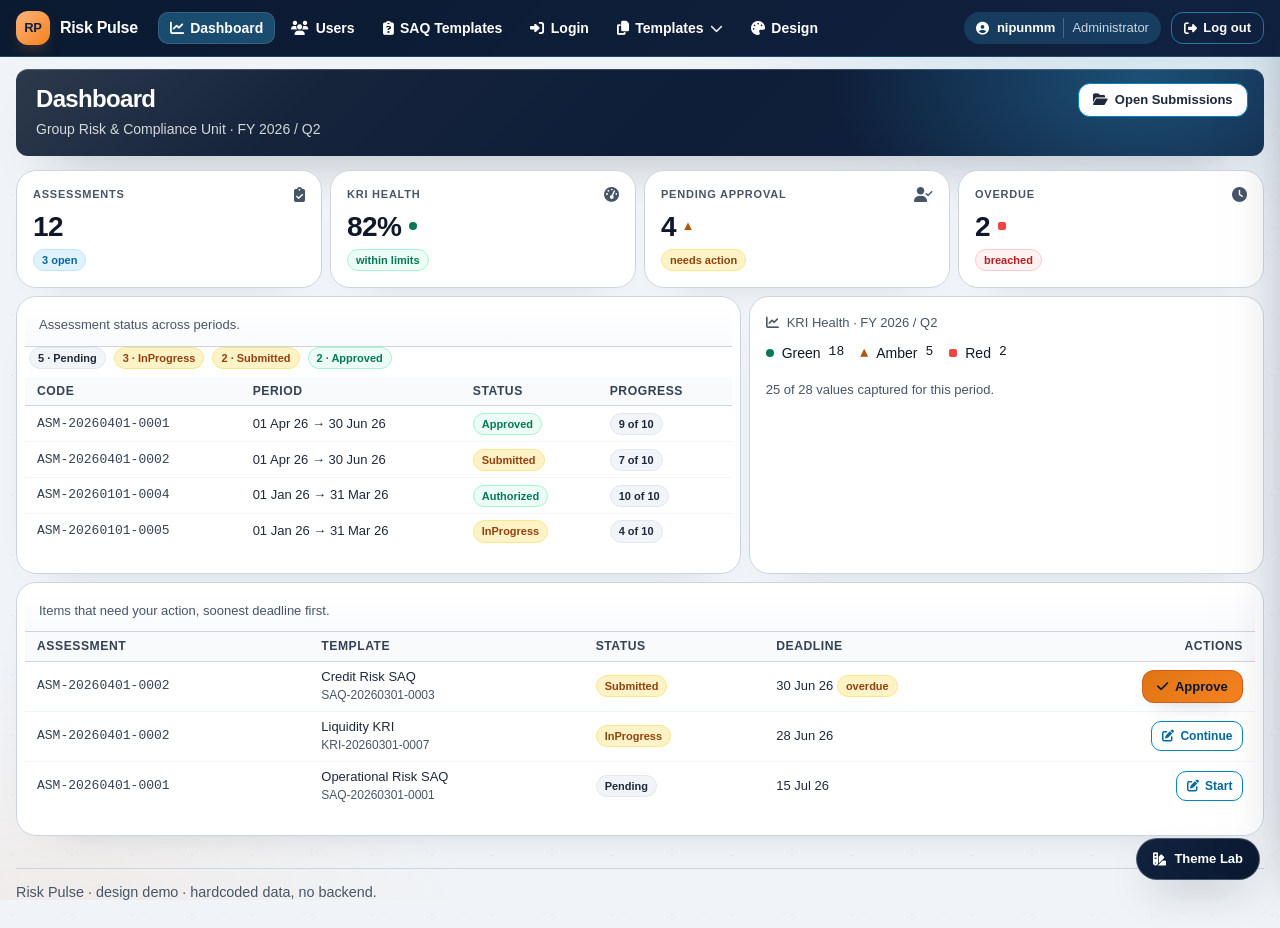
<file: RiskPulse/AI/DemoFrontrnd/index.html>
<!DOCTYPE html>
<html lang="en">
<head>
    <meta charset="utf-8" />
    <meta name="viewport" content="width=device-width, initial-scale=1.0" />
    <title>Risk Pulse — Design Demo</title>

    <!-- Real vendored assets from the live app -->
    <link rel="stylesheet" href="../../wwwroot/lib/font-awesome/css/all.min.css" />
    <link rel="stylesheet" href="../../wwwroot/lib/bootstrap/dist/css/bootstrap.min.css" />
    <!-- The actual Risk Pulse design system -->
    <link rel="stylesheet" href="../../wwwroot/css/site.css" />
    <!-- Demo-only chrome -->
    <link rel="stylesheet" href="demo.css" />
</head>

<body class="d-flex flex-column demo-body">

<a href="#main-content" class="rp-skip-link">Skip to content</a>

<!-- ===================== TOP NAV ===================== -->
<nav id="rpTopnav" class="rp-topnav rp-shell-fade" aria-label="Main navigation">
    <div class="rp-topnav-inner">
        <a class="rp-brand" href="#" onclick="return false;">
            <span class="rp-brand-badge">RP</span>
            <span class="rp-brand-name">Risk Pulse</span>
        </a>

        <div class="rp-nav" id="rpNav">
            <button type="button" class="rp-nav-link demo-tab active" data-screen="dashboard"><i class="fas fa-chart-line"></i><span>Dashboard</span></button>
            <button type="button" class="rp-nav-link demo-tab" data-screen="users"><i class="fas fa-users"></i><span>Users</span></button>
            <button type="button" class="rp-nav-link demo-tab" data-screen="saq"><i class="fas fa-clipboard-question"></i><span>SAQ Templates</span></button>
            <button type="button" class="rp-nav-link demo-tab" data-screen="login"><i class="fas fa-right-to-bracket"></i><span>Login</span></button>

            <div class="dropdown demo-dd" id="templatesDd">
                <button type="button" class="rp-nav-link dropdown-toggle">
                    <i class="fas fa-copy"></i><span>Templates</span><i class="fas fa-chevron-down rp-caret"></i>
                </button>
                <ul class="dropdown-menu rp-nav-menu">
                    <li class="dropdown-header">Template management</li>
                    <li><a class="dropdown-item demo-tab" href="#" data-screen="saq" onclick="return false;"><i class="fas fa-clipboard-question"></i><span>SAQ</span></a></li>
                    <li><a class="dropdown-item" href="#" onclick="return false;"><i class="fas fa-gauge-high"></i><span>KRI</span></a></li>
                    <li><a class="dropdown-item" href="#" onclick="return false;"><i class="fas fa-triangle-exclamation"></i><span>Risk Register</span></a></li>
                </ul>
            </div>

            <button type="button" class="rp-nav-link demo-tab" data-screen="design"><i class="fas fa-palette"></i><span>Design</span></button>
        </div>

        <div class="rp-nav-right">
            <span class="rp-user-chip">
                <i class="fas fa-circle-user"></i>
                <span class="rp-chip-name">nipunmm</span>
                <span class="rp-chip-role">Administrator</span>
            </span>
            <a class="rp-nav-logout" href="#" onclick="return false;"><i class="fas fa-right-from-bracket"></i><span>Log out</span></a>
        </div>
    </div>
</nav>

<!-- ===================== MAIN ===================== -->
<main id="main-content" class="rp-main" tabindex="-1">
    <div class="rp-bg-pattern"></div>
    <div class="rp-main-ambient" aria-hidden="true"></div>

    <div class="rp-page">

        <!-- =================== DASHBOARD =================== -->
        <section class="demo-screen" data-screen="dashboard">
            <header class="rp-hero rp-hero--ink">
                <h1 class="rp-display-lg">Dashboard</h1>
                <p class="rp-hero-sub">Group Risk &amp; Compliance Unit &middot; FY 2026 / Q2</p>
                <div class="rp-hero-actions">
                    <a href="#" class="rp-btn rp-btn-secondary" onclick="return false;"><i class="fas fa-folder-open"></i> Open Submissions</a>
                </div>
            </header>

            <div class="row g-2 mb-2">
                <div class="col-6 col-xl-3">
                    <div class="rp-card p-3 h-100">
                        <div class="d-flex align-items-center justify-content-between mb-2">
                            <p class="rp-label-md mb-0">Assessments</p>
                            <i class="fas fa-clipboard-check rp-text-muted"></i>
                        </div>
                        <p class="rp-stat-value mb-1">12</p>
                        <p class="mb-0"><span class="rp-pill rp-pill-info">3 open</span></p>
                    </div>
                </div>
                <div class="col-6 col-xl-3">
                    <div class="rp-card p-3 h-100">
                        <div class="d-flex align-items-center justify-content-between mb-2">
                            <p class="rp-label-md mb-0">KRI health</p>
                            <i class="fas fa-gauge-high rp-text-muted"></i>
                        </div>
                        <p class="rp-stat-value mb-1 d-flex align-items-center gap-2">82% <span class="rp-level-dot rp-level-success" role="img" aria-label="KRI status: Low"></span></p>
                        <p class="mb-0"><span class="rp-pill rp-pill-success">within limits</span></p>
                    </div>
                </div>
                <div class="col-6 col-xl-3">
                    <div class="rp-card p-3 h-100">
                        <div class="d-flex align-items-center justify-content-between mb-2">
                            <p class="rp-label-md mb-0">Pending approval</p>
                            <i class="fas fa-user-check rp-text-muted"></i>
                        </div>
                        <p class="rp-stat-value mb-1 d-flex align-items-center gap-2">4 <span class="rp-level-dot rp-level-warning" role="img" aria-label="KRI status: Medium"></span></p>
                        <p class="mb-0"><span class="rp-pill rp-pill-warning">needs action</span></p>
                    </div>
                </div>
                <div class="col-6 col-xl-3">
                    <div class="rp-card p-3 h-100">
                        <div class="d-flex align-items-center justify-content-between mb-2">
                            <p class="rp-label-md mb-0">Overdue</p>
                            <i class="fas fa-clock rp-text-muted"></i>
                        </div>
                        <p class="rp-stat-value mb-1 d-flex align-items-center gap-2">2 <span class="rp-level-dot rp-level-danger" role="img" aria-label="KRI status: High"></span></p>
                        <p class="mb-0"><span class="rp-pill rp-pill-danger">breached</span></p>
                    </div>
                </div>
            </div>

            <div class="row g-2 mb-2">
                <div class="col-12 col-xl-7">
                    <div class="rp-card p-2 h-100">
                        <div class="rp-grid-toolbar"><p class="mb-0 rp-body-sm rp-text-muted">Assessment status across periods.</p></div>
                        <div class="d-flex flex-wrap gap-2 px-1 pb-2">
                            <span class="rp-pill rp-pill-neutral">5 &middot; Pending</span>
                            <span class="rp-pill rp-pill-warning">3 &middot; InProgress</span>
                            <span class="rp-pill rp-pill-warning">2 &middot; Submitted</span>
                            <span class="rp-pill rp-pill-success">2 &middot; Approved</span>
                        </div>
                        <div class="table-responsive">
                            <table class="table rp-table table-sm w-100 align-middle">
                                <thead><tr><th>Code</th><th>Period</th><th>Status</th><th>Progress</th></tr></thead>
                                <tbody>
                                    <tr><td>ASM-20260401-0001</td><td>01 Apr 26 &rarr; 30 Jun 26</td><td><span class="rp-pill rp-pill-success">Approved</span></td><td><span class="rp-pill rp-pill-neutral">9 of 10</span></td></tr>
                                    <tr><td>ASM-20260401-0002</td><td>01 Apr 26 &rarr; 30 Jun 26</td><td><span class="rp-pill rp-pill-warning">Submitted</span></td><td><span class="rp-pill rp-pill-neutral">7 of 10</span></td></tr>
                                    <tr><td>ASM-20260101-0004</td><td>01 Jan 26 &rarr; 31 Mar 26</td><td><span class="rp-pill rp-pill-success">Authorized</span></td><td><span class="rp-pill rp-pill-neutral">10 of 10</span></td></tr>
                                    <tr><td>ASM-20260101-0005</td><td>01 Jan 26 &rarr; 31 Mar 26</td><td><span class="rp-pill rp-pill-warning">InProgress</span></td><td><span class="rp-pill rp-pill-neutral">4 of 10</span></td></tr>
                                </tbody>
                            </table>
                        </div>
                    </div>
                </div>
                <div class="col-12 col-xl-5">
                    <div class="rp-card p-3 h-100">
                        <p class="rp-body-sm rp-text-muted mb-1"><i class="fas fa-chart-line me-2"></i>KRI Health &middot; FY 2026 / Q2</p>
                        <div class="d-flex flex-wrap gap-3 mt-2">
                            <span class="rp-body-md d-inline-flex align-items-center gap-2"><span class="rp-level-dot rp-level-success" title="Within green threshold"></span>Green <span class="rp-mono">18</span></span>
                            <span class="rp-body-md d-inline-flex align-items-center gap-2"><span class="rp-level-dot rp-level-warning" title="Within amber threshold"></span>Amber <span class="rp-mono">5</span></span>
                            <span class="rp-body-md d-inline-flex align-items-center gap-2"><span class="rp-level-dot rp-level-danger" title="Within red threshold"></span>Red <span class="rp-mono">2</span></span>
                        </div>
                        <p class="rp-body-sm rp-text-muted mt-3 mb-0">25 of 28 values captured for this period.</p>
                    </div>
                </div>
            </div>

            <div class="rp-card p-2">
                <div class="rp-grid-toolbar"><p class="mb-0 rp-body-sm rp-text-muted">Items that need your action, soonest deadline first.</p></div>
                <div class="table-responsive">
                    <table class="table rp-table table-sm w-100 align-middle">
                        <thead><tr><th>Assessment</th><th>Template</th><th>Status</th><th>Deadline</th><th class="text-end">Actions</th></tr></thead>
                        <tbody>
                            <tr>
                                <td>ASM-20260401-0002</td>
                                <td>Credit Risk SAQ <span class="rp-body-xs rp-text-muted">SAQ-20260301-0003</span></td>
                                <td><span class="rp-pill rp-pill-warning">Submitted</span></td>
                                <td>30 Jun 26 <span class="rp-pill rp-pill-warning">overdue</span></td>
                                <td class="text-end"><a href="#" class="rp-btn rp-btn-primary" onclick="return false;"><i class="fas fa-check"></i> Approve</a></td>
                            </tr>
                            <tr>
                                <td>ASM-20260401-0002</td>
                                <td>Liquidity KRI <span class="rp-body-xs rp-text-muted">KRI-20260301-0007</span></td>
                                <td><span class="rp-pill rp-pill-warning">InProgress</span></td>
                                <td>28 Jun 26</td>
                                <td class="text-end"><a href="#" class="rp-btn rp-btn-edit" onclick="return false;"><i class="fas fa-pen-to-square"></i> Continue</a></td>
                            </tr>
                            <tr>
                                <td>ASM-20260401-0001</td>
                                <td>Operational Risk SAQ <span class="rp-body-xs rp-text-muted">SAQ-20260301-0001</span></td>
                                <td><span class="rp-pill rp-pill-neutral">Pending</span></td>
                                <td>15 Jul 26</td>
                                <td class="text-end"><a href="#" class="rp-btn rp-btn-edit" onclick="return false;"><i class="fas fa-pen-to-square"></i> Start</a></td>
                            </tr>
                        </tbody>
                    </table>
                </div>
            </div>
        </section>

        <!-- =================== USERS =================== -->
        <section class="demo-screen" data-screen="users" hidden>
            <header class="rp-hero rp-hero--blue">
                <h1 class="rp-display-lg">Users</h1>
                <p class="rp-hero-sub">Manage system users.</p>
                <div class="rp-hero-actions">
                    <button type="button" class="rp-btn rp-btn-primary" data-modal="addUserModal"><i class="fas fa-user-plus"></i> Add User</button>
                </div>
            </header>

            <div class="rp-card p-2">
                <div class="table-responsive">
                    <table class="table rp-table table-sm w-100 align-middle">
                        <thead><tr><th>ID</th><th>Username</th><th>Unit</th><th>Role</th><th>Status</th><th class="text-end">Actions</th></tr></thead>
                        <tbody>
                            <tr>
                                <td>1</td><td>nipunmm</td><td>Group Risk &amp; Compliance</td><td>Administrator</td>
                                <td><span class="rp-pill rp-pill-success">Active</span></td>
                                <td class="text-end">
                                    <button class="rp-btn rp-btn-edit" disabled title="You cannot edit your own record"><i class="fas fa-pen-to-square"></i> Edit</button>
                                    <button class="rp-btn rp-btn-delete" disabled title="You cannot delete your own record"><i class="fas fa-trash-can"></i> Delete</button>
                                </td>
                            </tr>
                            <tr>
                                <td>2</td><td>sithumip</td><td>Retail Banking</td><td>Unit Coordinator</td>
                                <td><span class="rp-pill rp-pill-success">Active</span></td>
                                <td class="text-end">
                                    <button class="rp-btn rp-btn-edit" data-modal="editUserModal"><i class="fas fa-pen-to-square"></i> Edit</button>
                                    <button class="rp-btn rp-btn-delete"><i class="fas fa-trash-can"></i> Delete</button>
                                </td>
                            </tr>
                            <tr>
                                <td>3</td><td>kasund</td><td>Treasury</td><td>Approver</td>
                                <td><span class="rp-pill rp-pill-warning">Locked</span></td>
                                <td class="text-end">
                                    <button class="rp-btn rp-btn-edit" data-modal="editUserModal"><i class="fas fa-pen-to-square"></i> Edit</button>
                                    <button class="rp-btn rp-btn-delete"><i class="fas fa-trash-can"></i> Delete</button>
                                </td>
                            </tr>
                            <tr>
                                <td>4</td><td>amalaj</td><td>Internal Audit</td><td>Viewer</td>
                                <td><span class="rp-pill rp-pill-neutral">Inactive</span></td>
                                <td class="text-end">
                                    <button class="rp-btn rp-btn-edit" data-modal="editUserModal"><i class="fas fa-pen-to-square"></i> Edit</button>
                                    <button class="rp-btn rp-btn-delete"><i class="fas fa-trash-can"></i> Delete</button>
                                </td>
                            </tr>
                        </tbody>
                    </table>
                </div>
            </div>
        </section>

        <!-- =================== SAQ TEMPLATES =================== -->
        <section class="demo-screen" data-screen="saq" hidden>
            <header class="rp-hero rp-hero--violet">
                <h1 class="rp-display-lg">SAQ Templates</h1>
                <p class="rp-hero-sub">Manage Self Assessment Questionnaire templates — build questions and their dropdown answers.</p>
                <div class="rp-hero-actions">
                    <button type="button" class="rp-btn rp-btn-primary"><i class="fas fa-plus"></i> Add Template</button>
                </div>
            </header>

            <div class="rp-card p-2">
                <div class="rp-grid-toolbar">
                    <p class="mb-0 rp-body-sm rp-text-muted">Self-assessment questionnaires assigned to a unit or unit group.</p>
                </div>
                <div class="table-responsive">
                    <table class="table rp-table table-sm w-100 align-middle">
                        <thead><tr><th>Code</th><th>Title</th><th>Assigned to</th><th>Questions</th><th>Status</th><th class="text-end">Actions</th></tr></thead>
                        <tbody>
                            <tr>
                                <td>SAQ-20260301-0001</td><td>Operational Risk SAQ</td><td>Group Risk &amp; Compliance</td><td>24</td>
                                <td><span class="rp-pill rp-pill-success">Active</span></td>
                                <td class="text-end">
                                    <button class="rp-btn rp-btn-edit"><i class="fas fa-pen-to-square"></i> Edit</button>
                                    <button class="rp-btn rp-btn-delete"><i class="fas fa-trash-can"></i> Delete</button>
                                </td>
                            </tr>
                            <tr>
                                <td>SAQ-20260301-0003</td><td>Credit Risk SAQ</td><td>Retail Banking</td><td>18</td>
                                <td><span class="rp-pill rp-pill-neutral">Draft</span></td>
                                <td class="text-end">
                                    <button class="rp-btn rp-btn-edit"><i class="fas fa-pen-to-square"></i> Edit</button>
                                    <button class="rp-btn rp-btn-delete"><i class="fas fa-trash-can"></i> Delete</button>
                                </td>
                            </tr>
                            <tr>
                                <td>SAQ-20260201-0002</td><td>AML / KYC SAQ</td><td>Treasury</td><td>31</td>
                                <td><span class="rp-pill rp-pill-success">Active</span></td>
                                <td class="text-end">
                                    <button class="rp-btn rp-btn-edit"><i class="fas fa-pen-to-square"></i> Edit</button>
                                    <button class="rp-btn rp-btn-delete"><i class="fas fa-trash-can"></i> Delete</button>
                                </td>
                            </tr>
                        </tbody>
                    </table>
                </div>
            </div>
        </section>

        <!-- =================== DESIGN SYSTEM =================== -->
        <section class="demo-screen" data-screen="design" hidden>
            <header class="rp-hero rp-hero--ink">
                <h1 class="rp-display-lg">Design System</h1>
                <p class="rp-hero-sub">Colour tokens, components and contrast — everything repaints from the Theme Lab.</p>
            </header>

            <div class="rp-card p-3 mb-2">
                <p class="rp-body-sm rp-text-muted mb-2">Buttons</p>
                <div class="demo-row">
                    <button class="rp-btn rp-btn-primary"><i class="fas fa-check"></i> Primary</button>
                    <button class="rp-btn rp-btn-secondary">Secondary</button>
                    <button class="rp-btn rp-btn-edit"><i class="fas fa-pen-to-square"></i> Edit</button>
                    <button class="rp-btn rp-btn-delete"><i class="fas fa-trash-can"></i> Delete</button>
                    <button class="rp-btn rp-btn-primary" disabled>Disabled</button>
                </div>
            </div>

            <div class="rp-card p-3 mb-2">
                <p class="rp-body-sm rp-text-muted mb-2">Pills &amp; level dots</p>
                <div class="demo-row">
                    <span class="rp-pill rp-pill-success">Approved</span>
                    <span class="rp-pill rp-pill-warning">In progress</span>
                    <span class="rp-pill rp-pill-danger">Overdue</span>
                    <span class="rp-pill rp-pill-info">Info</span>
                    <span class="rp-pill rp-pill-violet">Draft</span>
                    <span class="rp-pill rp-pill-neutral">Neutral</span>
                </div>
                <div class="demo-row mt-2">
                    <span class="rp-body-md d-inline-flex align-items-center gap-2"><span class="rp-level-dot rp-level-success"></span>Green</span>
                    <span class="rp-body-md d-inline-flex align-items-center gap-2"><span class="rp-level-dot rp-level-warning"></span>Amber</span>
                    <span class="rp-body-md d-inline-flex align-items-center gap-2"><span class="rp-level-dot rp-level-danger"></span>Red</span>
                </div>
            </div>

            <div class="demo-grid-2 mb-2">
                <div class="rp-card p-3">
                    <p class="rp-body-sm rp-text-muted mb-2">Form controls</p>
                    <div class="mb-3">
                        <label class="rp-label" for="demoInput">Username</label>
                        <input id="demoInput" class="rp-input" type="text" placeholder="Enter a value" />
                    </div>
                    <div class="mb-2">
                        <label class="rp-label" for="demoSelect">Unit</label>
                        <select id="demoSelect" class="rp-input">
                            <option>Group Risk &amp; Compliance</option>
                            <option>Retail Banking</option>
                            <option>Treasury</option>
                        </select>
                    </div>
                    <div class="mb-0">
                        <label class="rp-label" for="demoInputError">Invalid field</label>
                        <input id="demoInputError" class="rp-input rp-input-error" type="text" value="bad value" />
                    </div>
                </div>
                <div class="rp-card p-3">
                    <p class="rp-body-sm rp-text-muted mb-2">Notices</p>
                    <div class="rp-notice rp-notice-success mb-2"><i class="fas fa-circle-check"></i><div>Saved successfully.</div></div>
                    <div class="rp-notice rp-notice-warning mb-2"><i class="fas fa-triangle-exclamation"></i><div>Deadline approaching.</div></div>
                    <div class="rp-notice rp-notice-danger mb-2"><i class="fas fa-circle-exclamation"></i><div>Submission rejected.</div></div>
                    <div class="rp-notice rp-notice-info mb-0"><i class="fas fa-circle-info"></i><div>Awaiting approval.</div></div>
                </div>
            </div>

            <div class="rp-card p-3">
                <p class="rp-body-sm rp-text-muted mb-2">Colour tokens</p>
                <div class="demo-swatch-grid" id="swatchGrid"></div>
            </div>
        </section>

        <!-- =================== LOGIN =================== -->
        <section class="demo-screen demo-login" data-screen="login" hidden>
            <div class="rp-login-page">
                <div class="rp-login-ambient" aria-hidden="true"></div>
                <main class="rp-login-shell">
                    <section class="rp-login-brand-panel">
                        <div class="rp-login-brandmark">
                            <span class="rp-login-sonar"></span>
                            <i class="fas fa-shield-halved"></i>
                        </div>
                        <p class="rp-login-eyebrow rp-login-eyebrow-light">Enterprise Risk</p>
                        <h1>Risk Pulse</h1>
                        <p class="rp-login-brand-copy">Assessments, KRIs and approval workflows in one secure place.</p>
                        <ul class="rp-login-features">
                            <li><i class="fas fa-circle-check"></i> SAQ &amp; KRI templates</li>
                            <li><i class="fas fa-circle-check"></i> Scheduled approvals</li>
                            <li><i class="fas fa-circle-check"></i> Live dashboards</li>
                        </ul>
                    </section>
                    <section class="rp-login-panel">
                        <div class="rp-login-header">
                            <p class="rp-login-eyebrow">Secure Access</p>
                            <h1>Welcome back</h1>
                            <p>Sign in with your organization account</p>
                        </div>
                        <form class="rp-login-form" onsubmit="return false;">
                            <div class="rp-login-field">
                                <label class="rp-label" for="duser">Username</label>
                                <input id="duser" class="rp-input" type="text" placeholder="Enter your username" />
                            </div>
                            <div class="rp-login-field">
                                <label class="rp-label" for="dpass">Password</label>
                                <input id="dpass" class="rp-input" type="password" placeholder="Enter your password" />
                            </div>
                            <button class="rp-btn rp-btn-primary rp-login-submit" type="submit"><span class="btn-text">Sign in</span></button>
                        </form>
                    </section>
                </main>
            </div>
        </section>
    </div>

    <footer class="rp-footer">
        <hr />
        <p>Risk Pulse &middot; design demo &middot; hardcoded data, no backend.</p>
    </footer>
</main>

<!-- =================== MODALS =================== -->
<div class="demo-modal-backdrop" id="modalBackdrop"></div>

<div class="modal demo-modal" id="addUserModal" aria-hidden="true">
    <div class="modal-dialog">
        <div class="modal-content">
            <div class="modal-header">
                <h5 class="modal-title">Add User</h5>
                <button type="button" class="btn-close" data-close></button>
            </div>
            <div class="modal-body">
                <div class="mb-3"><label class="rp-label">Username</label><input class="rp-input" type="text" /></div>
                <div class="mb-3"><label class="rp-label">Unit</label><select class="rp-input"><option>Group Risk &amp; Compliance</option><option>Retail Banking</option></select></div>
                <div class="mb-3"><label class="rp-label">Role</label><select class="rp-input"><option>Unit Coordinator</option><option>Viewer</option></select></div>
            </div>
            <div class="modal-footer">
                <button type="button" class="rp-btn rp-btn-secondary" data-close>Cancel</button>
                <button type="button" class="rp-btn rp-btn-primary"><i class="fas fa-check"></i> Create</button>
            </div>
        </div>
    </div>
</div>

<div class="modal demo-modal" id="editUserModal" aria-hidden="true">
    <div class="modal-dialog">
        <div class="modal-content">
            <div class="modal-header">
                <h5 class="modal-title">Edit User</h5>
                <button type="button" class="btn-close" data-close></button>
            </div>
            <div class="modal-body">
                <div class="mb-3"><label class="rp-label">Username</label><input class="rp-input" type="text" value="sithumip" /></div>
                <div class="mb-3"><label class="rp-label">Unit</label><select class="rp-input"><option selected>Retail Banking</option><option>Treasury</option></select></div>
                <div class="mb-3"><label class="rp-label">Role</label><select class="rp-input"><option selected>Unit Coordinator</option><option>Viewer</option></select></div>
            </div>
            <div class="modal-footer">
                <button type="button" class="rp-btn rp-btn-secondary" data-close>Cancel</button>
                <button type="button" class="rp-btn rp-btn-primary"><i class="fas fa-check"></i> Save</button>
            </div>
        </div>
    </div>
</div>

<!-- =================== THEME LAB =================== -->
<button type="button" class="demo-fab" id="themeFab"><i class="fas fa-swatchbook"></i> Theme Lab</button>

<aside class="demo-panel" id="themePanel" aria-label="Theme lab">
    <h2>Theme Lab</h2>
    <p class="demo-panel-sub">Live-tweak the tokens site.css consumes. Compare accents and read WCAG contrast instantly.</p>

    <div class="demo-field">
        <label>Accent presets</label>
        <div class="demo-presets" id="presets"></div>
    </div>

    <div class="demo-field">
        <label>Primary action (brand orange)</label>
        <div class="demo-color-line">
            <input type="color" id="accentPicker" value="#f58220" />
            <code id="accentHex">#f58220</code>
        </div>
        <p class="demo-hint">Changing this rewrites <code>--orange</code>, its hover/deep/soft/wash ramps and <code>--orange-rgb</code>.</p>
    </div>

    <div class="demo-field">
        <label>Contrast of the button label on this accent</label>
        <div class="demo-contrast" id="contrastBox"></div>
    </div>

    <div class="demo-field">
        <label>Chrome</label>
        <div class="demo-color-line" style="margin-bottom:8px;"><input type="color" id="navyDeepPicker" value="#0a192f" /><code>--navy-deep</code></div>
        <div class="demo-color-line" style="margin-bottom:8px;"><input type="color" id="navyMidPicker" value="#112240" /><code>--navy-mid</code></div>
        <div class="demo-color-line"><input type="color" id="steelPicker" value="#38bdf8" /><code>--steel</code></div>
    </div>

    <div class="demo-panel-actions">
        <button type="button" class="rp-btn rp-btn-secondary" id="resetTheme"><i class="fas fa-rotate-left"></i> Reset</button>
        <button type="button" class="rp-btn rp-btn-primary" id="copyVars"><i class="fas fa-copy"></i> Copy CSS vars</button>
    </div>
    <p class="demo-hint">Tip: press <b>T</b> to toggle this panel; <code>Esc</code> to close.</p>
</aside>

<script src="demo.js"></script>
</body>
</html>
</file>
<file: RiskPulse/AI/DemoFrontrnd/demo.css>
/* ============================================================
   Risk Pulse — Design Demo shell
   Loads the REAL ../../wwwroot/css/site.css, then adds only the
   demo chrome (screen switcher, swatches, theme lab). The theme
   lab rewrites the same CSS custom properties site.css consumes,
   so every component repaints live.
   ============================================================ */

.demo-body { min-height: 100vh; }

/* Screen switching */
.demo-screen[hidden] { display: none !important; }

/* Nav links used as tab buttons */
.demo-tab { appearance: none; }

/* Dropdown (vanilla, replaces the Bootstrap JS behaviour) */
.demo-dd { position: relative; }
.demo-dd .dropdown-menu {
  position: absolute;
  top: calc(100% + 6px);
  left: 0;
  z-index: 40;
  display: none;
}
.demo-dd.open .dropdown-menu { display: block; }

/* Login preview sits inside the page canvas */
.demo-login .rp-login-page {
  min-height: 620px;
  border-radius: var(--r-card);
  overflow: hidden;
  box-shadow: var(--shadow-hover);
}

/* Modal (vanilla) */
.demo-modal-backdrop {
  position: fixed;
  inset: 0;
  background: rgba(10, 25, 47, 0.55);
  -webkit-backdrop-filter: blur(3px);
  backdrop-filter: blur(3px);
  z-index: 1040;
  display: none;
}
.demo-modal-backdrop.show { display: block; }
.demo-modal { display: none; }
.demo-modal.show { display: block; }

/* Section helper title inside the demo */
.demo-sec-title {
  font-family: var(--font-display);
  font-size: 0.8125rem;
  font-weight: 800;
  text-transform: uppercase;
  letter-spacing: 0.08em;
  color: var(--text-muted);
  margin: 26px 0 10px;
}
.demo-sec-title:first-child { margin-top: 0; }
.demo-row { display: flex; flex-wrap: wrap; gap: 10px; align-items: center; }
.demo-grid-2 { display: grid; grid-template-columns: repeat(auto-fit, minmax(320px, 1fr)); gap: 16px; }

/* Swatches */
.demo-swatch-grid { display: grid; grid-template-columns: repeat(auto-fill, minmax(150px, 1fr)); gap: 10px; }
.demo-swatch {
  border: 1px solid var(--border);
  border-radius: var(--r-sm);
  overflow: hidden;
  background: var(--surface);
  font-size: 0.75rem;
}
.demo-swatch .demo-swatch-chip { height: 54px; }
.demo-swatch .demo-swatch-meta { padding: 7px 9px; }
.demo-swatch .demo-swatch-name { font-weight: 700; color: var(--ink); }
.demo-swatch .demo-swatch-hex { font-family: var(--font-mono); color: var(--text-muted); }

/* Theme Lab */
.demo-fab {
  position: fixed;
  right: 20px;
  bottom: 20px;
  z-index: 1060;
  display: inline-flex;
  align-items: center;
  gap: 0.5rem;
  padding: 0.6rem 1rem;
  border: 1px solid rgba(var(--white-rgb), 0.25);
  border-radius: var(--r-pill);
  background: linear-gradient(135deg, var(--navy-mid), var(--navy-deep));
  color: #fff;
  font-weight: 700;
  font-size: 0.8125rem;
  cursor: pointer;
  box-shadow: 0 18px 40px -18px rgba(10, 25, 47, 0.9);
}
.demo-fab:focus-visible { outline: 2px solid var(--focus-on-dark); outline-offset: 2px; }

.demo-panel {
  position: fixed;
  top: 0;
  right: 0;
  z-index: 1061;
  width: 340px;
  max-width: 92vw;
  height: 100vh;
  overflow-y: auto;
  padding: 20px 20px 90px;
  background: var(--surface);
  border-left: 1px solid var(--border);
  box-shadow: -24px 0 60px -30px rgba(10, 25, 47, 0.55);
  transform: translateX(105%);
  transition: transform 0.25s var(--ease);
}
.demo-panel.open { transform: translateX(0); }

.demo-panel h2 {
  font-family: var(--font-display);
  font-size: 1.05rem;
  margin: 0 0 4px;
  color: var(--ink);
}
.demo-panel .demo-panel-sub { font-size: 0.78rem; color: var(--text-muted); margin: 0 0 16px; }

.demo-field { margin-bottom: 14px; }
.demo-field > label {
  display: block;
  font-size: 0.7rem;
  font-weight: 800;
  text-transform: uppercase;
  letter-spacing: 0.06em;
  color: var(--text-muted);
  margin-bottom: 5px;
}
.demo-color-line { display: flex; align-items: center; gap: 9px; }
.demo-color-line input[type="color"] {
  width: 42px;
  height: 32px;
  padding: 0;
  border: 1px solid var(--border);
  border-radius: 8px;
  background: none;
  cursor: pointer;
}
.demo-color-line code {
  font-family: var(--font-mono);
  font-size: 0.75rem;
  color: var(--text-2);
}

.demo-presets { display: flex; flex-wrap: wrap; gap: 8px; }
.demo-preset {
  width: 30px;
  height: 30px;
  border-radius: 50%;
  border: 2px solid rgba(var(--white-rgb), 0.9);
  box-shadow: 0 0 0 1px var(--border);
  cursor: pointer;
  padding: 0;
}
.demo-preset[aria-pressed="true"] { box-shadow: 0 0 0 2px var(--focus); }

.demo-contrast {
  border: 1px solid var(--border);
  border-radius: var(--r-sm);
  overflow: hidden;
  margin-top: 4px;
}
.demo-contrast-row {
  display: flex;
  align-items: center;
  justify-content: space-between;
  gap: 8px;
  padding: 8px 10px;
  font-size: 0.78rem;
  border-bottom: 1px solid var(--border);
  background: var(--surface);
}
.demo-contrast-row:last-child { border-bottom: 0; }
.demo-contrast-row .demo-pad { display: inline-flex; align-items: center; gap: 6px; }
.demo-pad-chip {
  width: 34px;
  height: 20px;
  border-radius: 5px;
  display: inline-flex;
  align-items: center;
  justify-content: center;
  font-size: 0.7rem;
  font-weight: 800;
  border: 1px solid var(--border);
}
.demo-badge-aa {
  font-size: 0.66rem;
  font-weight: 800;
  padding: 2px 7px;
  border-radius: var(--r-pill);
  text-transform: uppercase;
  letter-spacing: 0.04em;
}
.demo-aa-pass { background: var(--success-wash); color: var(--success); border: 1px solid var(--success-border); }
.demo-aa-fail { background: var(--error-wash); color: var(--error); border: 1px solid var(--error-border); }

.demo-panel-actions { display: flex; gap: 8px; margin-top: 18px; flex-wrap: wrap; }
.demo-panel-actions .rp-btn { flex: 1; min-width: 130px; }

.demo-hint { font-size: 0.72rem; color: var(--text-muted); margin: 6px 0 0; line-height: 1.5; }
</file>
<file: RiskPulse/wwwroot/css/site.css>
/* ============================================================
   RISK PULSE — Design System (UI Style Guide conformance)
   Bootstrap 5 + custom CSS. Light mode for content; dark ink/steel
   glass surfaces appear locally (top nav, heroes, login, overlays).
   Sections:
     1  Design Tokens
     2  Base Reset & Typography
     3  Top Navigation (standard shell)
     4  Main Content, Page Canvas & Footer
     5  Component Layer (tabs, checkboxes, focus)
     6  Data Grids (DataTables)
     7  Wizard Stepper
     8  Template Designer
     9  RP Design System
    10  Standalone Page Shells (error / access denied)
    11  Login (two-column)
    12  Detail Drawer
    13  Loading, Notices & States
    14  Wizard / Checklist / Picker / Preview
    15  Modal & SweetAlert Overrides
    16  Charts & Data Visualisation
    17  Animations & Reduced Motion
    ============================================================ */

/* ============================================================
   1 — DESIGN TOKENS
   ============================================================ */
:root {
  /* --- Chrome palette (Sapphire glass) ---
     --steel is dark-chrome only (cyan #38bdf8 fails 3:1 on light);
     on light use --steel-deep. */
  --navy-deep: #0a192f;
  --navy-mid: #112240;
  --ink-raised: #1e3a8a;
  --steel: #38bdf8;
  --steel-deep: #0369a1;
  --steel-wash: #e0f2fe;

  /* --- Action palette (Siyapatha orange) --- */
  --orange: #f58220;
  --orange-hover-start: #e07514;
  --orange-hover-end: #ffa048;
  --orange-soft: #ffb37a;
  --orange-deep: #c2410c;
  --orange-wash: #fff3e6;

  /* --- Content surfaces & text --- */
  --page-bg: #f0f4f8;
  --page-glow: radial-gradient(900px 400px at 85% -10%, rgba(var(--steel-deep-rgb), 0.12), transparent 60%);
  --surface: #ffffff;
  --surface-soft: #f8fafc;
  --surface-soft-2: #f1f5f9;
  --ink: #0f172a;
  --text-2: #334155;
  --text-2b: #1e293b;
  --text-muted: #475569;
  --text-disabled: #94a3b8;
  --border: #cbd5e1;
  --form-border: #0284c7;
  --focus: #0284c7;
  --focus-on-dark: #38bdf8;

  /* --- Semantic (warning/error held at AA text values) --- */
  --success: #047857;
  --success-wash: #ecfdf5;
  --warning: #b45309;
  --warning-text: #92400e;
  --warning-wash: #fef3c7;
  --error: #b91c1c;
  --error-bright: #ef4444;
  --error-wash: #fef2f2;
  --info: #0369a1;
  --info-wash: #e0f2fe;
  --violet: #7c3aed;
  --violet-wash: #f3e8ff;
  --neutral: #64748b;
  --neutral-wash: #f1f5f9;

  /* --- Semantic borders (3-step wash: base / wash / border) --- */
  --success-border: #a7f3d0;
  --warning-border: #fde68a;
  --error-border: #fecaca;
  --info-border: #bae6fd;
  --violet-border: #ddd6fe;
  --neutral-border: #e2e8f0;

  /* --- Chart palette & sequential ramp --- */
  --chart-1: #0284c7;
  --chart-2: #c2410c;
  --chart-3: #059669;
  --chart-4: #7c3aed;
  --chart-5: #db2777;
  --chart-6: #475569;
  --seq-1: #e0f2fe;
  --seq-2: #7dd3fc;
  --seq-3: #0284c7;
  --seq-4: #1e3a8a;
  --seq-5: #0a192f;

  /* --- Glass recipe --- */
  --glass-sheen: linear-gradient(180deg,
      rgba(var(--white-rgb), 0.30) 0%,
      rgba(var(--white-rgb), 0.08) 7%,
      rgba(var(--white-rgb), 0.02) 46%,
      rgba(var(--white-rgb), 0) 60%);
  --glass-gloss: linear-gradient(135deg,
      rgba(var(--white-rgb), 0.14) 0%,
      rgba(var(--white-rgb), 0.04) 24%,
      rgba(var(--white-rgb), 0) 52%);

  /* --- RGB triplets (alpha compositing of tokens) --- */
  --navy-deep-rgb: 10, 25, 47;
  --navy-mid-rgb: 17, 34, 64;
  --steel-rgb: 56, 189, 248;
  --steel-deep-rgb: 3, 105, 161;
  --border-rgb: 203, 213, 225;
  --orange-rgb: 245, 130, 32;
  --white-rgb: 255, 255, 255;

  /* --- Shape --- */
  --r-pill: 999px;
  --r-card: 20px;
  --r-panel: 16px;
  --r-hero: 12px;
  --r-control: 12px;
  --r-sm: 10px;
  --r-xs: 8px;

  /* --- Elevation (soft, large-blur, negative-spread) --- */
  --shadow-navbar: 0 18px 42px -34px rgba(10, 10, 24, 0.90);
  --shadow-card: 0 18px 42px -38px rgba(15, 23, 42, 0.35);
  --shadow-hero: 0 26px 54px -38px rgba(10, 10, 24, 0.92);
  --shadow-menu: 0 22px 48px -28px rgba(15, 23, 42, 0.50);
  --shadow-drawer: -30px 0 70px -30px rgba(10, 10, 24, 0.68);
  --shadow-loading: 0 12px 30px rgba(0, 0, 0, 0.2);
  --shadow-hover: 0 24px 54px -34px rgba(15, 23, 42, 0.78);
  --shadow-results: 0 18px 40px rgba(15, 23, 42, 0.18);
  --shadow-btn: 0 10px 22px -14px rgba(var(--navy-deep-rgb), 0.55);

  /* --- Typography --- */
  --font-sans: "Segoe UI Variable Text", "Segoe UI", -apple-system, BlinkMacSystemFont, Roboto, "Noto Sans", "Liberation Sans", "DejaVu Sans", Tahoma, Arial, sans-serif;
  --font-display: "Segoe UI Variable Display", "Segoe UI Semibold", "Segoe UI", -apple-system, BlinkMacSystemFont, Roboto, "Noto Sans", "Liberation Sans", "DejaVu Sans", Tahoma, Arial, sans-serif;
  --font-numeric: "Segoe UI Variable Text", "Segoe UI", Roboto, Arial, sans-serif;
  --font-mono: "Cascadia Mono", "Cascadia Code", Consolas, "Segoe UI Mono", "Liberation Mono", "Courier New", monospace;

  /* --- Motion --- */
  --t-fast: 0.15s;
  --t: 0.16s;
  --t-slow: 0.18s;
  --ease: ease;

  /* --- Z-index layers --- */
  --z-sticky: 20;
  --z-loading: 1080;
  --z-backdrop: 1040;
  --z-modal: 1050;
  --z-select: 1061;

  /* --- Layout --- */
  --content-max: 1320px;
  --nav-height: 56px;
  --target-min: 44px;
}

/* --- Glass utilities ---
   .rp-glass-dark  — dark chrome glass (nav, hero headers).
   .rp-glass-light — translucent light cards over the page glow.
   .rp-glass-card  — light glass card (frosted white surface).
   The bare .glass-* names are kept as aliases for the style-guide snippets. */
.rp-glass-dark,
.glass-dark {
  background: linear-gradient(135deg, rgba(var(--navy-deep-rgb), 0.94), rgba(var(--navy-mid-rgb), 0.90));
  border-bottom: 1px solid rgba(var(--steel-rgb), 0.25);
  -webkit-backdrop-filter: blur(20px) saturate(180%);
  backdrop-filter: blur(20px) saturate(180%);
  box-shadow: 0 18px 42px -34px rgba(var(--navy-deep-rgb), 0.95);
}
.rp-glass-light,
.glass-light {
  background: rgba(var(--white-rgb), 0.72);
  border: 1px solid rgba(var(--white-rgb), 0.9);
  -webkit-backdrop-filter: blur(12px);
  backdrop-filter: blur(12px);
  box-shadow: var(--shadow-card);
}
.rp-glass-card {
  background: rgba(var(--white-rgb), 0.85);
  border: 1px solid rgba(var(--border-rgb), 0.8);
  border-radius: var(--r-card);
  -webkit-backdrop-filter: blur(16px) saturate(160%);
  backdrop-filter: blur(16px) saturate(160%);
  box-shadow: 0 18px 42px -38px rgba(var(--navy-deep-rgb), 0.20);
}

/* ============================================================
   2 — BASE RESET & TYPOGRAPHY
   ============================================================ */
*,
*::before,
*::after { box-sizing: border-box; }

html {
  font-size: 100%;
  position: relative;
  min-height: 100%;
}

body {
  margin: 0;
  background-color: var(--page-bg);
  background-image: var(--page-glow);
  background-attachment: fixed;
  color: var(--ink);
  font-family: var(--font-sans);
  font-size: 15px;
  line-height: 1.6;
  -webkit-font-smoothing: antialiased;
  -moz-osx-font-smoothing: grayscale;
  text-rendering: optimizeLegibility;
  min-height: 100vh;
  overflow-x: hidden;
}

/* --- Skip link (first focusable element) --- */
.rp-skip-link {
  position: absolute;
  left: 16px;
  top: -60px;
  z-index: 1100;
  padding: 0.6rem 1rem;
  border-radius: var(--r-sm);
  background: var(--navy-deep);
  color: var(--focus-on-dark);
  font-weight: 700;
  box-shadow: var(--shadow-menu);
  transition: top var(--t) var(--ease);
}
.rp-skip-link:focus-visible { top: 12px; outline: 2px solid var(--focus-on-dark); outline-offset: 2px; }

h1, h2, h3, h4, h5, h6,
.rp-display-lg, .rp-display-md, .rp-headline-md,
.modal-title {
  font-family: var(--font-display);
  font-weight: 700;
  line-height: 1.22;
  color: var(--ink);
}
h1 { letter-spacing: -0.028em; }
h2 { font-size: 2rem; letter-spacing: -0.024em; }
h3, h4, h5, h6 { letter-spacing: -0.018em; }

a { color: var(--steel-deep); font-weight: 700; text-decoration: none; }
a:hover { text-decoration: underline; }
table a, .rp-table a { text-decoration: none; }
table a:hover, .rp-table a:hover { text-decoration: underline; }

button, input, select, textarea, label { font-family: var(--font-sans); }

.rp-nums,
.dataTables_wrapper,
.rp-pill,
th, td,
input[type="number"],
input[type="date"],
input[type="time"] {
  font-variant-numeric: tabular-nums lining-nums;
  font-feature-settings: "tnum" 1, "lnum" 1;
}

::selection { background: rgba(var(--orange-rgb), 0.22); }

/* ============================================================
   3 — TOP NAVIGATION (standard shell)
   ============================================================ */
.rp-topnav {
  position: sticky;
  top: 0;
  z-index: var(--z-sticky);
  background-image: linear-gradient(135deg, rgba(var(--navy-deep-rgb), 0.92) 0%, rgba(var(--navy-mid-rgb), 0.86) 100%);
  background-color: var(--navy-mid);
  border-bottom: 1px solid rgba(var(--steel-rgb), 0.28);
  box-shadow: var(--shadow-navbar);
  color: #ffffff;
  -webkit-backdrop-filter: blur(18px) saturate(140%);
  backdrop-filter: blur(18px) saturate(140%);
}

.rp-topnav-inner {
  max-width: var(--content-max);
  margin: 0 auto;
  min-height: var(--nav-height);
  padding: 0.35rem 1rem;
  display: flex;
  align-items: center;
  gap: 0.75rem;
  flex-wrap: wrap;
}

.rp-brand {
  display: inline-flex;
  align-items: center;
  gap: 0.625rem;
  margin-right: 0.5rem;
  text-decoration: none !important;
}
.rp-brand-badge {
  width: 2.125rem;
  height: 2.125rem;
  border-radius: 12px;
  background: linear-gradient(135deg, var(--orange-soft) 0%, var(--orange) 100%);
  color: var(--navy-mid);
  display: inline-flex;
  align-items: center;
  justify-content: center;
  font-family: var(--font-display);
  font-weight: 800;
  font-size: 0.8125rem;
  letter-spacing: -0.02em;
  flex-shrink: 0;
  box-shadow: 0 8px 18px -10px rgba(var(--orange-rgb), 0.85);
}
.rp-brand-name {
  color: #ffffff;
  font-family: var(--font-display);
  font-weight: 700;
  font-size: 1rem;
  letter-spacing: -0.02em;
  white-space: nowrap;
}
@media (max-width: 1199.98px) { .rp-brand-name { display: none; } }

.rp-nav {
  display: flex;
  align-items: center;
  gap: 0.25rem;
  flex-wrap: wrap;
}
.rp-nav-link {
  display: inline-flex;
  align-items: center;
  padding: 0.45rem 0.75rem;
  min-height: 2rem;
  border-radius: var(--r-sm);
  color: #ffffff;
  font-weight: 600;
  font-size: 0.875rem;
  line-height: 1.2;
  text-decoration: none !important;
  background: transparent;
  border: none;
  cursor: pointer;
  transition: background-color var(--t) var(--ease), color var(--t) var(--ease);
}
.rp-nav-link i:not(.rp-caret) { margin-right: 0.4rem; font-size: 0.875rem; }
.rp-nav-link:hover {
  background-color: rgba(var(--white-rgb), 0.12);
  box-shadow: inset 0 0 0 1px rgba(var(--white-rgb), 0.10);
  backdrop-filter: blur(4px);
  color: #ffffff;
}
.rp-nav-link:focus-visible { outline: 2px solid var(--focus-on-dark); outline-offset: 2px; }
.rp-nav-link.active,
.rp-nav-link[aria-expanded="true"] {
  background-color: rgba(var(--steel-rgb), 0.30);
  box-shadow: inset 0 0 0 1px rgba(var(--white-rgb), 0.12);
  color: #ffffff;
}
/* Single bold caret for the Templates/Administration dropdowns — hides
   Bootstrap's native .dropdown-toggle::after triangle and keeps only the
   FontAwesome chevron, rotated when the menu is open. */
.rp-nav-link.dropdown-toggle::after { content: none; }
.rp-nav-link .rp-caret {
  margin-left: 0.4rem;
  margin-right: 0 !important;
  font-size: 0.8125rem;
  font-weight: 700;
  opacity: 0.9;
  transition: transform var(--t-slow) var(--ease);
}
.rp-nav-link[aria-expanded="true"] .rp-caret { transform: rotate(180deg); }

.rp-nav-right {
  margin-left: auto;
  display: flex;
  align-items: center;
  gap: 0.625rem;
  flex-wrap: wrap;
}
.rp-user-chip {
  display: inline-flex;
  align-items: center;
  min-height: 2rem;
  gap: 0.5rem;
  padding: 0.3125rem 0.75rem;
  border-radius: var(--r-pill);
  background-color: rgba(var(--steel-rgb), 0.18);
  color: #ffffff;
  font-size: 0.8125rem;
  font-weight: 600;
  max-width: 20rem;
}
.rp-user-chip .rp-chip-role {
  opacity: 0.78;
  font-weight: 500;
  padding-left: 0.5rem;
  border-left: 1px solid rgba(var(--white-rgb), 0.28);
}
.rp-user-chip .rp-chip-name { overflow: hidden; text-overflow: ellipsis; white-space: nowrap; }
@media (max-width: 991.98px) { .rp-user-chip { display: none; } }

.rp-nav-logout {
  display: inline-flex;
  align-items: center;
  gap: 0.4rem;
  padding: 0.3125rem 0.75rem;
  min-height: 2rem;
  border: 1px solid rgba(var(--steel-rgb), 0.55);
  border-radius: var(--r-control);
  background: transparent;
  color: #ffffff;
  font-size: 0.8125rem;
  font-weight: 800;
  line-height: 1.2;
  text-decoration: none !important;
  cursor: pointer;
  transition: background-color var(--t) var(--ease), border-color var(--t) var(--ease);
}
.rp-nav-logout:hover { background-color: rgba(var(--steel-rgb), 0.24); color: #ffffff; }
.rp-nav-logout:focus-visible { outline: 2px solid var(--focus-on-dark); outline-offset: 2px; }

.rp-nav-toggle {
  display: none;
  width: var(--target-min);
  height: var(--target-min);
  align-items: center;
  justify-content: center;
  border-radius: var(--r-pill);
  border: 1px solid rgba(var(--steel-rgb), 0.45);
  background: rgba(var(--steel-rgb), 0.14);
  color: #ffffff;
  font-size: 1rem;
  cursor: pointer;
}
.rp-nav-toggle:hover { background: rgba(var(--steel-rgb), 0.26); }
.rp-nav-toggle:focus-visible { outline: 2px solid var(--focus-on-dark); outline-offset: 2px; }

/* Dropdown menus */
.rp-nav-menu {
  min-width: 240px;
  padding: 0.55rem;
  border: 1px solid var(--border);
  border-radius: var(--r-panel);
  background-color: var(--surface);
  box-shadow: var(--shadow-menu);
}
.rp-nav-menu .dropdown-item {
  display: flex;
  align-items: center;
  gap: 0.5rem;
  border-radius: var(--r-xs);
  padding: 0.5rem 0.625rem;
  font-size: 0.875rem;
  font-weight: 600;
  color: var(--text-2b);
}
.rp-nav-menu .dropdown-item i {
  width: 18px;
  text-align: center;
  color: var(--steel-deep);
  font-size: 0.875rem;
}
.rp-nav-menu .dropdown-item:hover,
.rp-nav-menu .dropdown-item:focus,
.rp-nav-menu .dropdown-item.active {
  background-color: var(--steel-wash);
  color: var(--steel-deep);
}
.rp-nav-menu .dropdown-header {
  font-size: 0.625rem;
  font-weight: 800;
  text-transform: uppercase;
  letter-spacing: 0.08em;
  color: var(--text-muted);
  padding: 0.5rem 0.625rem 0.25rem;
}
.rp-nav-menu .dropdown-divider { border-color: var(--border); margin: 0.35rem 0; }

/* Collapsed (mobile) nav drawer — 991px breakpoint */
@media (max-width: 991.98px) {
  .rp-topnav-inner { flex-wrap: wrap; }
  .rp-nav-toggle { display: inline-flex; order: 3; margin-left: auto; }
  .rp-nav-right { order: 4; margin-left: 0; width: 100%; justify-content: flex-end; }
  .rp-nav {
    order: 5;
    display: none;
    width: 100%;
    flex-direction: column;
    align-items: stretch;
    gap: 0.25rem;
    padding: 0.5rem 0 0.25rem;
  }
  .rp-nav.open { display: flex; }
  .rp-nav-link { width: 100%; justify-content: flex-start; }
  .rp-nav .dropdown-menu {
    position: static !important;
    display: none;
    transform: none !important;
    margin-top: 0;
    box-shadow: none;
    border-radius: var(--r-sm);
    background-color: rgba(var(--white-rgb), 0.06);
    border-color: rgba(var(--white-rgb), 0.12);
    min-width: 0;
    width: 100%;
  }
  .rp-nav .dropdown-menu.show { display: block; }
  .rp-nav .dropdown-menu .dropdown-item { color: rgba(var(--white-rgb), 0.9); }
  .rp-nav .dropdown-menu .dropdown-item:hover { background-color: rgba(var(--white-rgb), 0.14); color: #ffffff; }
  .rp-nav .dropdown-menu .dropdown-header { color: rgba(var(--white-rgb), 0.55); }
  .rp-nav .dropdown-menu .dropdown-divider { border-color: rgba(var(--white-rgb), 0.14); }
}

/* ============================================================
   4 — MAIN CONTENT, PAGE CANVAS & FOOTER
   ============================================================ */
.rp-main {
  position: relative;
  min-height: calc(100vh - var(--nav-height));
  display: flex;
  flex-direction: column;
}

.rp-main-ambient {
  position: fixed;
  inset: 0;
  z-index: 0;
  pointer-events: none;
  background:
    radial-gradient(700px 460px at 92% -6%, rgba(var(--steel-deep-rgb), 0.10), transparent 70%),
    radial-gradient(620px 420px at 4% 104%, rgba(var(--orange-rgb), 0.07), transparent 70%);
  animation: rp-breathe 9s ease-in-out infinite alternate;
}

.rp-page {
  position: relative;
  z-index: 1;
  width: 100%;
  max-width: var(--content-max);
  margin: 0 auto;
  padding: 12px 1rem 32px;
  flex: 1;
}

.rp-bg-pattern {
  position: absolute;
  inset: 0;
  z-index: 0;
  opacity: 0.05;
  background-image:
    radial-gradient(circle at 20% 30%, var(--steel-deep) 1px, transparent 1px),
    radial-gradient(circle at 80% 70%, var(--orange) 1px, transparent 1px);
  background-size: 60px 60px, 80px 80px;
  pointer-events: none;
}

.rp-footer {
  position: relative;
  z-index: 1;
  max-width: var(--content-max);
  margin: 0 auto;
  padding: 0 1rem 24px;
  width: 100%;
}
.rp-footer hr { border-color: var(--border); opacity: 1; margin: 0 0 0.75rem; }
.rp-footer p { margin: 0; font-size: 0.9rem; color: var(--text-muted); }

/* ============================================================
   5 — COMPONENT LAYER (tabs, checkboxes, focus)
   ============================================================ */
.nav-tabs { border-bottom: 1px solid var(--border); }
.nav-tabs .nav-link {
  color: var(--text-2);
  font-size: 0.8125rem;
  font-weight: 600;
  border: 1px solid transparent;
  border-radius: var(--r-sm) var(--r-sm) 0 0;
}
.nav-tabs .nav-link:hover,
.nav-tabs .nav-link:focus { color: var(--steel-deep); border-color: var(--border); }
.nav-tabs .nav-link.active,
.nav-tabs .nav-link.active:focus,
.nav-tabs .nav-link.active:hover {
  color: var(--navy-mid);
  background-color: var(--surface);
  border-color: var(--border);
  border-bottom: 2px solid var(--steel-deep);
}
.nav-tabs .nav-link:focus-visible { outline: 2px solid var(--focus); outline-offset: 2px; }

.form-check-label { font-size: 0.8125rem; line-height: 1.35; color: var(--ink); }
.form-check-input { border: 1.5px solid var(--text-muted); }
.form-check-input:checked { background-color: var(--steel-deep); border-color: var(--steel-deep); }
.form-check-input:focus { border-color: var(--focus); box-shadow: 0 0 0 2px var(--surface), 0 0 0 4px var(--focus); }
.rp-radio { accent-color: var(--steel-deep); }

.btn:focus-visible,
.form-control:focus-visible,
.form-select:focus-visible {
  outline: 2px solid var(--focus);
  outline-offset: 2px;
}

/* ============================================================
   6 — DATA GRIDS (DataTables)
   Paginated (10/page, page-size selector), search box + info line.
   ============================================================ */
.dataTables_wrapper { font-size: 0.8125rem; color: var(--text-2); padding: 4px 4px 6px; }
.dataTables_wrapper .rp-dt-top,
.dataTables_wrapper .rp-dt-bottom {
  display: flex;
  flex-wrap: wrap;
  align-items: center;
  justify-content: space-between;
  gap: 0.5rem 0.75rem;
}
.dataTables_wrapper .rp-dt-top { margin-bottom: 0.5rem; }
.dataTables_wrapper .rp-dt-bottom { margin-top: 0.5rem; }
.dataTables_wrapper .dataTables_filter { text-align: right; }
.dataTables_wrapper .dataTables_filter label,
.dataTables_wrapper .dataTables_length label { display: inline-flex; align-items: center; gap: 0.4rem; margin: 0; font-weight: 600; color: var(--text-2); }
.dataTables_wrapper .dataTables_filter input.form-control-sm {
  width: 11rem;
  min-height: 34px;
  padding: 0.25rem 0.75rem 0.25rem 2rem;
  font-size: 0.8125rem;
  color: var(--ink);
  background-color: var(--surface-soft);
  background-image: url("data:image/svg+xml,%3csvg xmlns='http://www.w3.org/2000/svg' viewBox='0 0 16 16' fill='%2394a3b8'%3e%3cpath d='M11.742 10.344a6.5 6.5 0 1 0-1.397 1.398h-.001q.044.06.098.115l3.85 3.85a1 1 0 0 0 1.415-1.414l-3.85-3.85a1 1 0 0 0-.115-.1zM12 6.5a5.5 5.5 0 1 1-11 0 5.5 5.5 0 0 1 11 0'/%3e%3c/svg%3e");
  background-repeat: no-repeat;
  background-position: left 0.6rem center;
  background-size: 13px 13px;
  border: 1px solid var(--form-border);
  border-radius: 10px;
}
.dataTables_wrapper .dataTables_filter input.form-control-sm:focus {
  background-color: var(--surface);
  border-color: var(--focus);
  box-shadow: 0 0 0 2px var(--surface), 0 0 0 4px var(--focus);
  outline: none;
}
.dataTables_wrapper .dataTables_length select.form-select-sm {
  padding: 0.25rem 1.5rem 0.25rem 0.625rem;
  min-height: 34px;
  font-size: 0.8125rem;
  color: var(--ink);
  border-color: var(--form-border);
  border-radius: var(--r-sm);
  background-color: var(--surface);
}
.dataTables_wrapper .dataTables_info {
  padding-top: 0;
  font-size: 0.8125rem;
  color: var(--text-muted);
}
.dataTables_wrapper .dataTables_paginate {
  padding-top: 0;
  display: flex;
  justify-content: flex-end;
}
.dataTables_wrapper .dataTables_paginate .pagination {
  --bs-pagination-padding-x: 0;
  --bs-pagination-padding-y: 0;
  --bs-pagination-border-width: 0;
  display: flex;
  gap: 0.25rem;
  margin: 0;
}
.dataTables_wrapper .dataTables_paginate .page-item { display: inline-flex; }
.dataTables_wrapper .dataTables_paginate .page-item .page-link {
  display: inline-flex;
  align-items: center;
  justify-content: center;
  min-width: 1.75rem;
  height: 1.75rem;
  padding: 0 0.4rem;
  font-size: 0.8125rem;
  font-weight: 600;
  line-height: 1;
  color: var(--text-2);
  background-color: var(--surface);
  border: 1px solid var(--border);
  border-radius: var(--r-xs);
  transition: background var(--t) var(--ease), color var(--t) var(--ease), border-color var(--t) var(--ease);
}
.dataTables_wrapper .dataTables_paginate .page-item .page-link:hover {
  background-color: var(--surface-soft);
  color: var(--ink);
  border-color: var(--focus);
}
.dataTables_wrapper .dataTables_paginate .page-item.active .page-link {
  background-color: var(--steel-deep);
  border-color: var(--steel-deep);
  color: #ffffff;
}
.dataTables_wrapper .dataTables_paginate .page-item.disabled .page-link { opacity: 0.45; pointer-events: none; }
.dataTables_wrapper .dataTables_paginate .ellipsis .page-link,
.dataTables_wrapper .dataTables_paginate .ellipsis {
  background-color: transparent;
  border-color: transparent;
}
.dataTables_wrapper .row,
.dataTables_wrapper .row > div { margin: 0; padding: 0; }

/* ============================================================
   7 — WIZARD STEPPER
   ============================================================ */
.rp-stepper { position: relative; }
.rp-stepper-step {
  flex: 0 0 auto;
  display: flex;
  flex-direction: column;
  align-items: center;
  gap: 0.4rem;
  min-width: 0;
  cursor: default;
}
.rp-stepper-step.is-clickable { cursor: pointer; }
.rp-stepper-dot {
  width: 2rem;
  height: 2rem;
  border-radius: var(--r-pill);
  display: flex;
  align-items: center;
  justify-content: center;
  background: var(--surface-soft-2);
  color: var(--text-2);
  border: 2px solid var(--border);
  font-family: var(--font-sans);
  font-size: 0.8125rem;
  font-weight: 700;
  transition: background var(--t-fast) var(--ease), color var(--t-fast) var(--ease), border-color var(--t-fast) var(--ease);
}
.rp-stepper-label {
  font-size: 0.75rem;
  line-height: 1rem;
  color: var(--text-2);
  text-align: center;
  white-space: nowrap;
}
.rp-stepper-step.is-active .rp-stepper-dot { background: var(--steel-deep); border-color: var(--steel-deep); color: #ffffff; }
.rp-stepper-step.is-active .rp-stepper-label { color: var(--steel-deep); font-weight: 700; }
.rp-stepper-step.is-complete .rp-stepper-dot { background: var(--navy-mid); border-color: var(--navy-mid); color: #ffffff; }
.rp-stepper-step.is-complete .rp-stepper-label { color: var(--navy-mid); }
.rp-stepper-step.is-disabled .rp-stepper-dot { opacity: 0.5; }
.rp-stepper-connector {
  flex: 1 1 auto;
  min-width: 1rem;
  height: 2px;
  margin-top: 0.95rem;
  background: var(--border);
}
.rp-stepper-step.is-complete + .rp-stepper-connector { background: var(--steel-deep); }

/* ============================================================
   8 — TEMPLATE DESIGNER (split-pane)
   ============================================================ */
.rp-design-split { display: flex; min-height: 440px; max-height: 68vh; }
.rp-design-left { width: 310px; min-width: 260px; border-right: 1px solid var(--border); display: flex; flex-direction: column; background: var(--surface-soft); }
.rp-design-left-list { flex: 1; overflow-y: auto; padding: 0.5rem; }
.rp-design-right { flex: 1; overflow-y: auto; background: var(--surface); }
.rp-design-item { cursor: pointer; border-left: 3px solid transparent; transition: border-color var(--t-fast) var(--ease), background var(--t-fast) var(--ease); background: var(--surface); }
.rp-design-item:hover { background: var(--steel-wash); }
.rp-design-item.selected { border-left-color: var(--steel-deep); background: var(--steel-wash); }
.rp-design-item .rp-design-item-delete { opacity: 0; transition: opacity var(--t-fast) var(--ease); padding: 0.15rem 0.4rem; }
.rp-design-item:hover .rp-design-item-delete,
.rp-design-item:focus-within .rp-design-item-delete { opacity: 1; }
.rp-design-item-label { overflow: hidden; text-overflow: ellipsis; white-space: nowrap; }

/* ============================================================
   9 — RP DESIGN SYSTEM
   ============================================================ */

/* --- Typography utilities --- */
.rp-display-lg { font-family: var(--font-display); font-size: clamp(1.25rem, 1.9vw, 1.5rem); font-weight: 700; line-height: 1.2; letter-spacing: -0.025em; }
.rp-display-md { font-family: var(--font-display); font-size: clamp(1.25rem, 1.8vw, 1.5rem); font-weight: 700; line-height: 1.22; letter-spacing: -0.024em; }
.rp-headline-md { font-family: var(--font-display); font-size: clamp(1.125rem, 1.5vw, 1.25rem); font-weight: 700; line-height: 1.25; letter-spacing: -0.018em; }
.rp-body-lg { font-size: 1rem; line-height: 1.6; font-weight: 400; }
.rp-body-md { font-size: 0.875rem; line-height: 1.6; font-weight: 400; }
.rp-body-sm { font-size: 0.8125rem; line-height: 1.55; font-weight: 400; }
.rp-body-xs { font-size: 0.75rem; line-height: 1.5; font-weight: 400; }
.rp-label-md {
  font-size: 0.6875rem;
  line-height: 1.33;
  font-weight: 800;
  text-transform: uppercase;
  letter-spacing: 0.07em;
  color: var(--text-muted);
}
.rp-mono { font-family: var(--font-mono); font-size: 0.8125rem; font-variant-ligatures: none; }
.rp-stat-value {
  font-family: var(--font-numeric);
  font-size: 1.75rem;
  line-height: 1.2;
  font-weight: 700;
  letter-spacing: -0.02em;
  color: var(--ink);
  font-variant-numeric: tabular-nums lining-nums;
}

/* --- Color utilities --- */
.rp-text-muted { color: var(--text-muted); }
.rp-text-primary { color: var(--navy-mid); }
.rp-text-outline { color: var(--text-2); }

/* --- Card --- */
.rp-card {
  position: relative;
  background: var(--surface);
  border: 1px solid var(--border);
  border-radius: var(--r-card);
  box-shadow: var(--shadow-card);
  overflow: hidden;
}
.rp-card-head {
  display: flex;
  flex-wrap: wrap;
  align-items: center;
  justify-content: space-between;
  gap: 0.625rem;
  padding: 14px 18px;
  background: linear-gradient(180deg, #ffffff 0%, var(--surface-soft) 100%);
  border-bottom: 1px solid var(--border);
}
.rp-card-title {
  margin: 0;
  font-family: var(--font-display);
  font-size: 0.9375rem;
  font-weight: 800;
  letter-spacing: -0.015em;
  color: var(--ink);
}
.rp-card-sub { margin: 0.125rem 0 0; font-size: 0.8125rem; color: var(--text-muted); }
.rp-card-body { padding: 16px 18px; }
.rp-card-actions { display: flex; flex-wrap: wrap; align-items: center; gap: 0.5rem; }

/* --- Hero banner --- */
.rp-hero {
  --hero-grad: linear-gradient(135deg, var(--navy-deep) 0%, var(--navy-mid) 100%);
  position: relative;
  display: flex;
  flex-direction: column;
  justify-content: center;
  gap: 0.35rem;
  min-height: 68px;
  padding: 16px 20px;
  margin-bottom: 14px;
  border-radius: var(--r-hero);
  color: #ffffff;
  overflow: hidden;
  background-image: var(--glass-gloss), var(--hero-grad);
  box-shadow: inset 0 1px 0 rgba(var(--white-rgb), 0.18), var(--shadow-hero);
}
.rp-hero h1,
.rp-hero .rp-display-lg {
  margin: 0;
  color: #ffffff;
  font-family: var(--font-display);
  font-weight: 700;
  letter-spacing: -0.028em;
}
.rp-hero .rp-hero-sub {
  margin: 0;
  font-size: 0.875rem;
  line-height: 1.45;
  color: rgba(var(--white-rgb), 0.9);
  opacity: 0.9;
  max-width: 75ch;
}
.rp-hero-meta { display: flex; flex-wrap: wrap; gap: 0.5rem; margin-top: 0.25rem; }
.rp-hero .rp-pill { background-color: rgba(var(--white-rgb), 0.16); color: #ffffff; border: 1px solid rgba(var(--white-rgb), 0.28); -webkit-backdrop-filter: blur(6px); backdrop-filter: blur(6px); }
.rp-hero .rp-hero-actions { position: absolute; top: 14px; right: 16px; display: flex; gap: 0.5rem; align-items: center; }
.rp-hero-back {
  align-self: flex-start;
  display: inline-flex;
  align-items: center;
  gap: 0.4rem;
  font-size: 0.8125rem;
  font-weight: 700;
  color: rgba(var(--white-rgb), 0.85);
  text-decoration: none !important;
  margin-bottom: 0.25rem;
}
.rp-hero-back:hover { color: #ffffff; text-decoration: underline !important; }
.rp-hero-back:focus-visible { outline: 2px solid var(--focus-on-dark); outline-offset: 2px; border-radius: 4px; }
@media (max-width: 575.98px) {
  .rp-hero .rp-hero-actions { position: static; align-self: flex-start; margin-top: 0.5rem; }
}

/* Per-page variants — common ink base + a module-tinted corner glow (white text ≥ 7:1) */
.rp-hero--ink    { --hero-grad: radial-gradient(440px 260px at 90% 10%, rgba(var(--steel-rgb), 0.30), transparent 70%), linear-gradient(135deg, var(--navy-deep) 0%, var(--navy-mid) 100%); }
.rp-hero--gold   { --hero-grad: radial-gradient(440px 260px at 90% 10%, rgb(from var(--warning) r g b / 0.16), transparent 70%), linear-gradient(135deg, var(--navy-deep) 0%, var(--navy-mid) 100%); }
.rp-hero--blue   { --hero-grad: radial-gradient(440px 260px at 90% 10%, rgba(var(--steel-rgb), 0.30), transparent 70%), linear-gradient(135deg, var(--navy-deep) 0%, var(--navy-mid) 100%); }
.rp-hero--violet { --hero-grad: radial-gradient(440px 260px at 90% 10%, rgb(from var(--violet) r g b / 0.34), transparent 70%), linear-gradient(135deg, var(--navy-deep) 0%, var(--navy-mid) 100%); }
.rp-hero--teal   { --hero-grad: radial-gradient(440px 260px at 90% 10%, rgb(from var(--success) r g b / 0.34), transparent 70%), linear-gradient(135deg, var(--navy-deep) 0%, var(--navy-mid) 100%); }
.rp-hero--slate  { --hero-grad: radial-gradient(440px 260px at 90% 10%, rgba(var(--steel-rgb), 0.28), transparent 70%), linear-gradient(135deg, var(--navy-deep) 0%, var(--navy-mid) 100%); }
.rp-hero--green  { --hero-grad: radial-gradient(440px 260px at 90% 10%, rgb(from var(--success) r g b / 0.45), transparent 70%), linear-gradient(135deg, var(--navy-deep) 0%, var(--navy-mid) 100%); }
.rp-hero--orange { --hero-grad: radial-gradient(440px 260px at 90% 10%, rgba(var(--orange-rgb), 0.42), transparent 70%), linear-gradient(135deg, var(--navy-deep) 0%, var(--navy-mid) 100%); }

/* Legacy page header (kept for safety) */
.rp-page-header { display: flex; flex-direction: column; justify-content: space-between; align-items: flex-start; gap: 0.5rem; margin-bottom: 0.5rem; }
@media (min-width: 576px) { .rp-page-header { flex-direction: row; align-items: flex-end; } }

/* --- Buttons --- */
.rp-btn {
  font-family: var(--font-sans);
  font-size: 0.8125rem;
  line-height: 1.2;
  font-weight: 700;
  border-radius: var(--r-control);
  padding: 0.5rem 0.9rem;
  min-height: 2rem;
  cursor: pointer;
  display: inline-flex;
  align-items: center;
  justify-content: center;
  gap: 0.4rem;
  border: 1px solid transparent;
  text-decoration: none !important;
  transition: background var(--t) var(--ease), border-color var(--t) var(--ease),
              color var(--t) var(--ease), box-shadow var(--t) var(--ease), transform var(--t) var(--ease);
}
.rp-btn:focus-visible { outline: 2px solid var(--focus); outline-offset: 2px; }
.rp-btn:disabled {
  background: var(--surface-soft-2);
  background-image: none;
  color: var(--text-disabled);
  border-color: var(--border);
  box-shadow: none;
  cursor: not-allowed;
}

/* Primary action — Siyapatha-orange glass with navy-deep text. Never white. */
.rp-btn-primary {
  background-color: var(--orange);
  background-image: linear-gradient(135deg, var(--orange-hover-start) 0%, var(--orange) 100%);
  color: var(--navy-deep);
  border: 1px solid rgb(from var(--orange-deep) r g b / 0.5);
  text-shadow: none;
  box-shadow: var(--shadow-btn);
  -webkit-backdrop-filter: blur(8px);
  backdrop-filter: blur(8px);
  transition: all 180ms ease-out;
}
.rp-btn-primary:hover:not(:disabled) {
  background-color: var(--orange-hover-end);
  background-image: linear-gradient(135deg, var(--orange) 0%, var(--orange-hover-end) 100%);
  color: var(--navy-deep);
  border-color: rgb(from var(--orange-deep) r g b / 0.5);
  transform: translateY(-1px);
  box-shadow: var(--shadow-btn);
}
.rp-btn-primary:active:not(:disabled) {
  background-color: var(--orange-deep);
  background-image: none;
  color: #ffffff;
  border-color: var(--orange-deep);
  transform: translateY(1px);
}

.rp-btn-secondary {
  background: var(--surface);
  color: var(--text-2b);
  border: 1px solid var(--form-border);
}
.rp-btn-secondary:hover:not(:disabled) {
  background: var(--surface-soft);
  color: var(--ink);
  border-color: var(--focus);
}

.rp-btn-danger { background-color: var(--error); color: #ffffff; border: 1px solid var(--error); }
.rp-btn-danger:hover:not(:disabled) { background-color: rgb(from var(--error) calc(r * 0.85) calc(g * 0.85) calc(b * 0.85)); color: #ffffff; }

.rp-btn-edit,
.rp-btn-delete {
  border: 1px solid var(--form-border);
  background-color: transparent;
  font-size: 0.75rem;
  font-weight: 700;
  min-height: 30px;
  border-radius: var(--r-sm);
  padding: 0.25rem 0.6rem;
  transition: background-color var(--t) var(--ease), border-color var(--t) var(--ease),
              color var(--t) var(--ease), transform var(--t) var(--ease);
}
.rp-btn-edit:hover, .rp-btn-delete:hover { transform: translateY(-1px); }
.rp-btn-edit:active, .rp-btn-delete:active { transform: translateY(0); }
.rp-btn-edit { color: var(--steel-deep); border-color: var(--form-border); }
.rp-btn-edit:hover { background-color: var(--steel-wash); border-color: var(--steel-deep); }
.rp-btn-delete { color: var(--error); border-color: var(--form-border); }
.rp-btn-delete:hover { background-color: var(--error-wash); border-color: var(--error-bright); }

/* --- Status pills --- */
.rp-pill {
  display: inline-flex;
  align-items: center;
  gap: 0.3rem;
  padding: 0.25rem 0.5rem;
  border-radius: var(--r-pill);
  border: 1px solid transparent;
  font-family: var(--font-sans);
  font-size: 0.6875rem;
  line-height: 1.1;
  font-weight: 700;
  font-variant-numeric: tabular-nums lining-nums;
  white-space: nowrap;
}
.rp-pill-success { background-color: var(--success-wash); border-color: var(--success-border); color: var(--success); }
.rp-pill-warning { background-color: var(--warning-wash); border-color: var(--warning-border); color: var(--warning-text); }
.rp-pill-danger { background-color: var(--error-wash); border-color: var(--error-border); color: var(--error); }
.rp-pill-info { background-color: var(--info-wash); border-color: var(--info-border); color: var(--steel-deep); }
.rp-pill-violet { background-color: var(--violet-wash); border-color: var(--violet-border); color: var(--violet); }
.rp-pill-neutral { background-color: var(--neutral-wash); border-color: var(--neutral-border); color: var(--text-2b); }
.rp-pill:not([class*="rp-pill-success"]):not([class*="rp-pill-warning"]):not([class*="rp-pill-danger"]):not([class*="rp-pill-info"]):not([class*="rp-pill-violet"]):not([class*="rp-pill-neutral"]) {
  background-color: var(--neutral-wash);
  border-color: var(--neutral-border);
  color: var(--text-2b);
}

/* --- Threshold level dots --- */
/* Shape carries the RAG level too (circle = low, triangle = medium, square = high)
   so the level is never conveyed by color alone (color-blind, print, grayscale). */
.rp-level-dot { display: inline-block; width: 0.5rem; height: 0.5rem; border-radius: 50%; flex-shrink: 0; }
.rp-level-dot.rp-level-warning,
.rp-level-dot--amber { border-radius: 0; clip-path: polygon(50% 0, 100% 100%, 0 100%); }
.rp-level-dot.rp-level-danger,
.rp-level-dot--red { border-radius: 2px; }
.rp-level-dot.rp-level-success { background-color: var(--success); }
.rp-level-dot.rp-level-warning { background-color: var(--warning); }
.rp-level-dot.rp-level-danger { background-color: var(--error-bright); }
.rp-level-dot.rp-level-neutral { background-color: var(--neutral); }
.rp-level-dot--green { background-color: var(--success); }
.rp-level-dot--amber { background-color: var(--warning); }
.rp-level-dot--red { background-color: var(--error-bright); }

/* --- Labels & form controls --- */
.rp-label {
  display: block;
  font-family: var(--font-sans);
  font-size: 0.8125rem;
  line-height: 1.35;
  font-weight: 600;
  color: var(--text-2b);
  margin-bottom: 6px;
}
.rp-label .rp-required { color: var(--error); margin-left: 2px; }
.rp-input {
  width: 100%;
  padding: 0.5rem 0.75rem;
  min-height: var(--target-min);
  border: 1px solid var(--form-border);
  border-radius: var(--r-control);
  font-family: var(--font-sans);
  font-size: 0.875rem;
  line-height: 1.4;
  color: var(--ink);
  background-color: var(--surface);
  box-shadow: none;
  transition: border-color var(--t) var(--ease), box-shadow var(--t) var(--ease), background-color var(--t) var(--ease);
}
.rp-input:hover:not(:disabled) { border-color: var(--focus); }
.rp-input:focus {
  outline: none;
  border-color: var(--focus);
  box-shadow: 0 0 0 2px var(--surface), 0 0 0 4px var(--focus);
  background-color: var(--surface);
}
.rp-input::placeholder { color: var(--text-muted); }
.rp-input.rp-input-error { border-color: var(--error); box-shadow: 0 0 0 2px var(--surface), 0 0 0 4px var(--error); }
.rp-input.rp-input-error:focus { border-color: var(--error); box-shadow: 0 0 0 2px var(--surface), 0 0 0 4px var(--error); }
select.rp-input {
  padding-right: 2rem;
  background-image: url("data:image/svg+xml,%3csvg xmlns='http://www.w3.org/2000/svg' viewBox='0 0 16 16' fill='%23475569'%3e%3cpath fill-rule='evenodd' d='M1.646 4.646a.5.5 0 0 1 .708 0L8 10.293l5.646-5.647a.5.5 0 0 1 .708.708l-6 6a.5.5 0 0 1-.708 0l-6-6a.5.5 0 0 1 0-.708z'/%3e%3c/svg%3e");
  background-repeat: no-repeat;
  background-position: right 0.625rem center;
  background-size: 0.875rem 0.875rem;
  appearance: none;
  -webkit-appearance: none;
  cursor: pointer;
}
.rp-label-note { display: block; margin-top: 6px; font-size: 0.8rem; font-weight: 600; color: var(--text-muted); }
.validation-msg { display: block; margin-top: 4px; font-size: 12px; font-weight: 600; color: var(--error); }

/* --- Select2 — 'rp' theme (mirrors .rp-input) --- */
.select2-container--rp .select2-selection--single,
.select2-container--rp .select2-selection--multiple {
  border: 1px solid var(--form-border);
  border-radius: var(--r-control);
  background-color: var(--surface);
  font-family: var(--font-sans);
  font-size: 0.875rem;
  line-height: 1.4;
  color: var(--ink);
  transition: border-color var(--t) var(--ease), box-shadow var(--t) var(--ease);
  cursor: pointer;
  height: auto;
}
.select2-container--rp .select2-selection--single { min-height: var(--target-min); padding: 0.5rem 2rem 0.5rem 0.75rem; }
.select2-container--rp:hover .select2-selection { border-color: var(--focus); }
.select2-container--rp.select2-container--focus .select2-selection,
.select2-container--rp.select2-container--open .select2-selection {
  outline: none;
  border-color: var(--focus);
  box-shadow: 0 0 0 2px var(--surface), 0 0 0 4px var(--focus);
}
.select2-container--rp.rp-input-error .select2-selection { border-color: var(--error); box-shadow: 0 0 0 2px var(--surface), 0 0 0 4px var(--error); }
.select2-container--rp.select2-container--disabled .select2-selection,
.select2-container--rp.select2-container--disabled .select2-selection:hover {
  background-color: var(--surface-soft-2);
  border-color: var(--border);
  color: var(--text-disabled);
  cursor: not-allowed;
}
.select2-container--rp .select2-selection--single .select2-selection__rendered { padding: 0; color: inherit; line-height: inherit; }
.select2-container--rp .select2-selection--single .select2-selection__placeholder { color: var(--text-muted); }
.select2-container--rp .select2-selection--single .select2-selection__arrow {
  height: calc(100% - 2px);
  top: 1px;
  right: 0.625rem;
  width: 0.875rem;
  background-image: url("data:image/svg+xml,%3csvg xmlns='http://www.w3.org/2000/svg' viewBox='0 0 16 16' fill='%23475569'%3e%3cpath fill-rule='evenodd' d='M1.646 4.646a.5.5 0 0 1 .708 0L8 10.293l5.646-5.647a.5.5 0 0 1 .708.708l-6 6a.5.5 0 0 1-.708 0l-6-6a.5.5 0 0 1 0-.708z'/%3e%3c/svg%3e");
  background-repeat: no-repeat;
  background-position: center;
  background-size: 0.875rem 0.875rem;
  transition: transform var(--t) var(--ease);
}
.select2-container--rp .select2-selection--single .select2-selection__arrow b { display: none; }
.select2-container--rp.select2-container--open .select2-selection--single .select2-selection__arrow { transform: rotate(180deg); }
.select2-container--rp .select2-selection--multiple { padding: 0.3125rem 0.5rem; }
.select2-container--rp .select2-selection--multiple .select2-selection__rendered { padding: 0; display: flex; flex-wrap: wrap; gap: 0.25rem; align-items: center; }
.select2-container--rp .select2-selection--multiple .select2-selection__choice {
  background-color: var(--surface-soft-2);
  color: var(--text-2b);
  border: 1px solid var(--form-border);
  border-radius: var(--r-pill);
  padding: 0.125rem 0.5rem;
  font-size: 0.75rem;
  line-height: 1.2rem;
  margin: 0;
}
.select2-container--rp .select2-selection--multiple .select2-selection__choice__remove { color: var(--text-muted); border-right: none; font-weight: 700; margin-right: 0.25rem; }
.select2-container--rp .select2-selection--multiple .select2-selection__choice__remove:hover { color: var(--error); background: transparent; }
.select2-dropdown {
  z-index: var(--z-select);
  border: 1px solid var(--border);
  border-radius: var(--r-control);
  background-color: var(--surface);
  box-shadow: var(--shadow-results);
}
.select2-dropdown--below { margin-top: 0.25rem; }
.select2-dropdown--above { margin-bottom: 0.25rem; }
.select2-container--rp .select2-search--dropdown { padding: 0.5rem; }
.select2-container--rp .select2-search--dropdown .select2-search__field {
  width: 100%;
  padding: 0.5rem 0.75rem;
  min-height: var(--target-min);
  border: 1px solid var(--form-border);
  border-radius: var(--r-control);
  font-family: var(--font-sans);
  font-size: 0.875rem;
  color: var(--ink);
  outline: none;
  transition: border-color var(--t) var(--ease), box-shadow var(--t) var(--ease);
}
.select2-container--rp .select2-search--dropdown .select2-search__field:focus {
  border-color: var(--focus);
  box-shadow: 0 0 0 2px var(--surface), 0 0 0 4px var(--focus);
}
.select2-container--rp .select2-search--dropdown .select2-search__field::placeholder { color: var(--text-muted); }
.select2-container--rp .select2-search--inline { display: inline-flex; align-items: center; flex: 1 1 auto; min-width: 8rem; }
.select2-container--rp .select2-search--inline .select2-search__field {
  width: 100%;
  padding: 0.25rem 0.5rem;
  border: none;
  border-radius: var(--r-xs);
  font-family: var(--font-sans);
  font-size: 0.875rem;
  color: var(--ink);
  background: transparent;
  outline: none;
}
.select2-container--rp .select2-search--inline .select2-search__field::placeholder { color: var(--text-muted); }
.select2-container--rp .select2-results > .select2-results__options { max-height: 270px; overflow-y: auto; }
.select2-container--rp .select2-results__option {
  padding: 0.5rem 0.75rem;
  font-family: var(--font-sans);
  font-size: 0.875rem;
  color: var(--ink);
  border-radius: var(--r-xs);
}
.select2-container--rp .select2-results__option--highlighted.select2-results__option--selectable { background-color: var(--steel-wash); color: var(--steel-deep); }
.select2-container--rp .select2-results__option--selected { background-color: var(--surface-soft-2); color: var(--ink); font-weight: 600; }
.select2-container--rp .select2-results__option--disabled,
.select2-container--rp .select2-results__option[aria-disabled="true"] { color: var(--text-disabled); cursor: not-allowed; }
.select2-container--rp .select2-results__option .select2-results__message { color: var(--text-muted); }
.rp-select-option-label { display: inline-flex; align-items: center; gap: 0.5rem; }
.rp-select-swatch { display: inline-block; width: 16px; height: 16px; flex: 0 0 16px; border-radius: 4px; border: 1px solid var(--border); }

/* --- Table --- */
.rp-table { width: 100%; border-collapse: collapse; background: var(--surface); }
.rp-table th {
  position: sticky;
  top: 0;
  background-color: var(--surface-soft);
  z-index: 10;
  border-bottom: 1px solid var(--border);
  font-family: var(--font-sans);
  font-size: 0.76rem;
  line-height: 1rem;
  font-weight: 700;
  text-transform: uppercase;
  letter-spacing: 0.045em;
  color: var(--text-2);
  padding: 0.4rem 0.75rem;
  vertical-align: middle;
  text-align: left;
  white-space: nowrap;
}
.rp-table td {
  font-family: var(--font-sans);
  font-size: 0.8125rem;
  line-height: 1.4;
  color: var(--text-2b);
  padding: 0.4rem 0.75rem;
  vertical-align: middle;
  border-bottom: 1px solid var(--surface-soft-2);
}
.rp-table tbody tr:last-child td { border-bottom: none; }
.rp-table td:first-child { font-family: var(--font-mono); font-size: 0.8125rem; color: var(--text-2); }
.rp-table tbody tr:hover { background-color: var(--steel-wash); }
.rp-table td .rp-body-xs { display: block; }
.rp-table td.num, .rp-table th.num { text-align: right; font-variant-numeric: tabular-nums lining-nums; }

/* --- Monitoring matrix (units x assessments status heatmap) --- */
.rp-monitor-filter-fields { display: flex; flex-wrap: wrap; align-items: flex-end; gap: 0.75rem; padding: 0.35rem 0.25rem 0.5rem; }
.rp-monitor-field { display: flex; flex-direction: column; gap: 0.25rem; min-width: 15rem; }
.rp-monitor-field-btn { min-width: 0; }
.rp-monitor-filter select.rp-input { min-width: 15rem; }
.rp-monitor-legend { display: flex; flex-wrap: wrap; gap: 0.5rem; padding: 0.35rem 0.25rem; border-top: 1px solid var(--border); }
.rp-monitor-table { border-collapse: separate; border-spacing: 0; }
.rp-monitor-table th, .rp-monitor-table td { white-space: nowrap; }
.rp-monitor-table thead th { text-align: center; }
.rp-monitor-table td.rp-monitor-sticky, .rp-monitor-table th.rp-monitor-sticky {
  position: sticky;
  left: 0;
  z-index: 6;
  background: var(--surface);
  font-family: var(--font-sans);
  text-align: left;
  box-shadow: 1px 0 0 var(--border);
}
.rp-monitor-table thead th.rp-monitor-sticky { z-index: 12; background: var(--surface-soft); }
.rp-monitor-table tfoot th.rp-monitor-sticky { background: var(--surface-soft); }
.rp-monitor-table tbody tr:hover td.rp-monitor-sticky { background: var(--steel-wash); }
.rp-monitor-col-code { display: block; font-family: var(--font-mono); font-size: 0.72rem; color: var(--text-2); }
.rp-monitor-col-period { display: block; font-weight: 600; font-size: 0.66rem; letter-spacing: 0; text-transform: none; color: var(--text-muted); }
.rp-monitor-group td {
  background: var(--surface-soft-2);
  font-family: var(--font-sans);
  font-weight: 700;
  font-size: 0.7rem;
  text-transform: uppercase;
  letter-spacing: 0.06em;
  color: var(--text-2);
}
.rp-monitor-group-count { margin-left: 0.4rem; color: var(--text-muted); font-weight: 600; }
.rp-monitor-unit-code { display: block; font-family: var(--font-mono); font-size: 0.7rem; color: var(--text-muted); }
.rp-monitor-unit-desc { display: block; font-size: 0.82rem; font-weight: 600; color: var(--ink); }
.rp-monitor-cell { display: inline-flex; flex-direction: column; align-items: center; gap: 2px; text-decoration: none; }
.rp-monitor-cell:hover { text-decoration: none; }
.rp-monitor-cell .rp-pill { min-width: 3.1rem; justify-content: center; }
.rp-monitor-cell:hover .rp-pill { outline: 2px solid var(--focus); outline-offset: 1px; }
.rp-monitor-progress { font-size: 0.66rem; color: var(--text-muted); font-variant-numeric: tabular-nums lining-nums; }
.rp-monitor-empty { color: var(--text-disabled); }
.rp-monitor-overdue { font-size: 0.6rem; font-weight: 700; color: var(--error); }


/* Frame: clipped 16px radius wrapper (wrap every table) */
.rp-table-wrap {
  border: 1px solid var(--border);
  border-radius: var(--r-panel);
  overflow: hidden;
  background: var(--surface);
}

/* --- Shared patterns --- */
.rp-grid-toolbar {
  display: flex;
  flex-wrap: wrap;
  justify-content: space-between;
  align-items: center;
  gap: 0.5rem;
  padding: 10px 14px;
  background: linear-gradient(180deg, #ffffff 0%, var(--surface-soft) 100%);
  border-bottom: 1px solid var(--border);
}
.rp-grid-toolbar .rp-card-title { margin: 0; }
.rp-grid-toolbar-actions { display: flex; flex-wrap: wrap; align-items: center; gap: 0.5rem; }
.rp-grid-toolbar--end { justify-content: flex-end; }
.rp-toolbar-count { font-size: 0.85rem; color: var(--text-muted); }

.rp-empty-state {
  display: flex;
  flex-direction: column;
  align-items: center;
  justify-content: center;
  min-height: 140px;
  color: var(--text-muted);
  padding: 2rem;
  text-align: center;
  border: 1px dashed var(--form-border);
  border-radius: var(--r-panel);
  background: var(--surface-soft);
}
.rp-empty-state-icon { opacity: 0.5; color: var(--text-disabled); margin-bottom: 0.5rem; }
.rp-locked-note { display: none; }
.rp-truncate { overflow: hidden; text-overflow: ellipsis; white-space: nowrap; }
.rp-swatch { display: inline-block; width: 28px; height: 28px; border-radius: 6px; border: 1px solid var(--border); }
.rp-swatch-sm { width: 16px; height: 16px; border-radius: 4px; }
.rp-item-num { min-width: 1.25rem; font-size: 0.75rem; color: var(--text-muted); font-weight: 700; }
.rp-input-xs { max-width: 110px; }

/* ============================================================
   10 — STANDALONE PAGE SHELLS (error / access denied)
   ============================================================ */
.rp-shell-centered {
  min-height: 100vh;
  display: flex;
  align-items: center;
  justify-content: center;
  background: var(--page-bg);
  background-image: var(--page-glow);
  padding: 24px;
  position: relative;
  overflow: hidden;
  margin: 0;
}
.rp-panel {
  position: relative;
  z-index: 1;
  width: 100%;
  max-width: 600px;
  background: var(--surface);
  border: 1px solid var(--border);
  border-radius: var(--r-card);
  padding: 40px;
  box-shadow: var(--shadow-card);
  display: flex;
  flex-direction: column;
  align-items: center;
  text-align: center;
  gap: 8px;
}
.rp-panel-message { gap: 8px; }
.rp-panel-login { max-width: 440px; }
.rp-panel-message h1 { margin: 0 0 8px; font-size: 48px; line-height: 1.15; letter-spacing: -0.028em; }
.rp-panel-message p { margin: 0 0 24px; }
.rp-mark-brand {
  width: 48px;
  height: 48px;
  background: linear-gradient(135deg, var(--orange-soft), var(--orange));
  border-radius: 12px;
  display: flex;
  align-items: center;
  justify-content: center;
  flex-shrink: 0;
  box-shadow: 0 8px 18px -10px rgba(var(--orange-rgb), 0.85);
}
.rp-mark-brand i { font-size: 22px; color: var(--navy-mid); }
.rp-mark-hero {
  width: 64px;
  height: 64px;
  border-radius: var(--r-control);
  display: flex;
  align-items: center;
  justify-content: center;
  background-color: var(--surface-soft-2);
  border: 1px solid var(--border);
}
.rp-mark-hero i { font-size: 32px; color: var(--navy-mid); }
.rp-mark-warning {
  width: 64px;
  height: 64px;
  border-radius: var(--r-pill);
  display: flex;
  align-items: center;
  justify-content: center;
  background-color: var(--warning-wash);
  border: 1px solid var(--warning-border);
}
.rp-mark-warning i { font-size: 32px; color: var(--warning); }
.rp-mark-error {
  width: 64px;
  height: 64px;
  border-radius: var(--r-pill);
  display: flex;
  align-items: center;
  justify-content: center;
  background-color: var(--error-wash);
  border: 1px solid var(--error-border);
}
.rp-mark-error i { font-size: 32px; color: var(--error); }
.rp-request-chip {
  background-color: var(--surface-soft);
  border: 1px solid var(--border);
  border-radius: var(--r-xs);
  padding: 8px 16px;
  width: 100%;
  margin-bottom: 32px;
}
.rp-request-chip span { user-select: all; }

/* ============================================================
   11 — LOGIN (two-column)
   ============================================================ */
.rp-login-page {
  position: relative;
  min-height: 100vh;
  display: flex;
  align-items: center;
  justify-content: center;
  background-color: var(--navy-deep);
  background-image:
    radial-gradient(820px 520px at 12% 8%, rgba(var(--steel-rgb), 0.30), transparent 65%),
    radial-gradient(720px 520px at 92% 96%, rgba(var(--orange-rgb), 0.22), transparent 62%),
    linear-gradient(150deg, var(--navy-deep) 0%, var(--navy-mid) 100%);
  overflow: hidden;
  padding: 24px;
  margin: 0;
}
.rp-login-ambient {
  position: absolute;
  inset: 0;
  pointer-events: none;
  background:
    radial-gradient(320px 320px at 78% 18%, rgba(var(--white-rgb), 0.09), transparent 70%),
    radial-gradient(420px 340px at 18% 84%, rgba(var(--steel-rgb), 0.28), transparent 72%);
  animation: rp-breathe 10s ease-in-out infinite alternate;
}

/* --- Two-column shell: brand panel + form panel --- */
.rp-login-shell {
  position: relative;
  z-index: 1;
  width: 100%;
  max-width: 1080px;
  display: grid;
  grid-template-columns: 1fr 440px;
  gap: 56px;
  align-items: center;
}
.rp-login-brand-panel {
  color: rgba(var(--white-rgb), 0.9);
  padding: 40px;
  border-radius: var(--r-card);
  background: linear-gradient(135deg, rgba(var(--white-rgb), 0.14), rgba(var(--white-rgb), 0.04));
  border: 1px solid rgba(var(--white-rgb), 0.18);
  -webkit-backdrop-filter: blur(14px) saturate(140%);
  backdrop-filter: blur(14px) saturate(140%);
  box-shadow: var(--shadow-navbar);
}
.rp-login-brand-panel h1 {
  margin: 0 0 12px;
  font-family: var(--font-display);
  font-size: clamp(1.875rem, 3.4vw, 2.75rem);
  font-weight: 700;
  letter-spacing: -0.03em;
  color: #ffffff;
  line-height: 1.15;
}
.rp-login-brand-panel .rp-login-brand-copy {
  margin: 0;
  font-size: 1rem;
  line-height: 1.6;
  color: rgba(var(--white-rgb), 0.82);
  max-width: 46ch;
}
.rp-login-eyebrow-light { color: var(--orange-soft) !important; }
.rp-login-features {
  list-style: none;
  margin: 28px 0 0;
  padding: 0;
  display: flex;
  flex-direction: column;
  gap: 12px;
}
.rp-login-features li {
  display: flex;
  align-items: center;
  gap: 10px;
  font-size: 0.9375rem;
  color: rgba(var(--white-rgb), 0.88);
}
.rp-login-features li i { color: var(--orange-soft); font-size: 1rem; }
.rp-login-brand-panel .rp-login-brandmark {
  margin-bottom: 24px;
}

@media (max-width: 991.98px) {
  .rp-login-shell { grid-template-columns: 1fr; max-width: 460px; gap: 28px; }
  .rp-login-features { display: none; }
  .rp-login-brand-panel { text-align: center; padding: 28px 24px; }
  .rp-login-brand-panel .rp-login-brandmark { margin-left: auto; margin-right: auto; }
  .rp-login-brand-panel .rp-login-brand-copy { margin-left: auto; margin-right: auto; }
}

.rp-login-panel {
  position: relative;
  z-index: 1;
  width: 100%;
  max-width: 440px;
  background: rgba(var(--white-rgb), 0.98);
  border: 1px solid rgba(var(--white-rgb), 0.5);
  border-radius: var(--r-card);
  padding: 40px;
  box-shadow: var(--shadow-hero);
  display: flex;
  flex-direction: column;
  gap: 8px;
}
.rp-login-brandmark {
  width: 56px;
  height: 56px;
  border-radius: 16px;
  background: linear-gradient(135deg, var(--orange-soft), var(--orange));
  display: flex;
  align-items: center;
  justify-content: center;
  box-shadow: 0 18px 36px -22px rgba(var(--orange-rgb), 0.9);
  position: relative;
  margin-bottom: 8px;
}
.rp-login-brandmark i { font-size: 26px; color: var(--navy-mid); }
.rp-login-sonar {
  position: absolute;
  inset: -6px;
  border-radius: 22px;
  border: 1px solid rgba(var(--orange-rgb), 0.45);
  animation: rp-sonar 2.6s ease-out infinite;
}
.rp-login-header h1 {
  margin: 0;
  font-family: var(--font-display);
  font-size: 1.5rem;
  font-weight: 700;
  letter-spacing: -0.028em;
  color: var(--ink);
}
.rp-login-eyebrow {
  font-family: var(--font-sans);
  font-size: 0.6875rem;
  font-weight: 800;
  text-transform: uppercase;
  letter-spacing: 0.1em;
  color: var(--orange-deep);
  margin-bottom: 4px;
}
.rp-login-header p { margin: 6px 0 0; color: var(--text-muted); font-size: 0.9375rem; }
.rp-login-form { display: flex; flex-direction: column; gap: 18px; margin-top: 18px; }
.rp-login-field { display: flex; flex-direction: column; }
.rp-login-input-wrapper { position: relative; }
.rp-login-input-wrapper > i,
.rp-login-input-icon {
  position: absolute;
  left: 16px;
  top: 50%;
  transform: translateY(-50%);
  color: var(--text-disabled);
  pointer-events: none;
  font-size: 1rem;
  transition: color var(--t) var(--ease);
}
.rp-login-input:focus ~ .rp-login-input-icon,
.rp-login-input-wrapper:focus-within > .rp-login-input-icon { color: var(--steel-deep); }
.rp-login-input {
  width: 100%;
  padding: 10px 16px 10px 46px;
  min-height: var(--target-min);
  border: 1px solid var(--form-border);
  border-radius: var(--r-control);
  background: var(--surface);
  font-family: var(--font-sans);
  font-size: 0.9375rem;
  color: var(--ink);
  transition: border-color var(--t) var(--ease), box-shadow var(--t) var(--ease), background-color var(--t) var(--ease);
}
.rp-login-input::placeholder { color: var(--text-muted); }
.rp-login-input:focus {
  outline: none;
  border-color: var(--focus);
  background: var(--surface);
  box-shadow: 0 0 0 2px var(--surface), 0 0 0 4px var(--focus);
}
.rp-login-input:focus + i,
.rp-login-input-wrapper:focus-within > i { color: var(--steel-deep); }
.rp-login-input.rp-input-error { border-color: var(--error); box-shadow: 0 0 0 2px var(--surface), 0 0 0 4px var(--error); }
.rp-login-submit {
  width: 100%;
  min-height: var(--target-min);
  padding: 12px 24px;
  font-family: var(--font-sans);
  font-size: 0.9375rem;
  font-weight: 700;
  color: var(--navy-mid);
  background-color: var(--orange);
  background-image: var(--glass-sheen), linear-gradient(135deg, var(--orange-hover-start), var(--orange) 55%, var(--orange-hover-end));
  border: 1px solid var(--orange-deep);
  border-radius: var(--r-control);
  cursor: pointer;
  display: inline-flex;
  align-items: center;
  justify-content: center;
  gap: 0.5rem;
  box-shadow: var(--shadow-btn);
  transition: background var(--t) var(--ease), transform var(--t) var(--ease), box-shadow var(--t) var(--ease);
}
.rp-login-submit:hover:not(:disabled) {
  background-color: var(--orange-hover-end);
  background-image: var(--glass-sheen), linear-gradient(135deg, var(--orange-hover-start), var(--orange-hover-end));
  transform: translateY(-1px);
  box-shadow: var(--shadow-btn);
}
.rp-login-submit:active:not(:disabled) {
  background-color: var(--orange-deep);
  background-image: none;
  color: #ffffff;
  transform: translateY(1px);
}
.rp-login-submit:disabled { opacity: 0.7; cursor: not-allowed; }
.rp-login-submit:focus-visible { outline: 2px solid var(--focus); outline-offset: 2px; }
.rp-login-footer {
  display: flex;
  align-items: center;
  justify-content: center;
  gap: 6px;
  margin-top: 8px;
  font-size: 0.8125rem;
  color: var(--text-muted);
}
.rp-login-footer i { font-size: 0.75rem; color: var(--success); }

/* ============================================================
   12 — DETAIL DRAWER
   ============================================================ */
.rp-drawer {
  position: fixed;
  top: 0;
  right: 0;
  height: 100vh;
  width: min(480px, 92vw);
  background: var(--surface);
  border-left: 1px solid var(--border);
  box-shadow: var(--shadow-drawer);
  z-index: calc(var(--z-modal) + 5);
  transform: translateX(105%);
  transition: transform 0.24s cubic-bezier(0.22, 0.61, 0.36, 1);
  display: flex;
  flex-direction: column;
}
.rp-drawer.open { transform: translateX(0); }
.rp-drawer-head {
  display: flex;
  align-items: center;
  justify-content: space-between;
  gap: 0.75rem;
  padding: 1rem 1.25rem;
  border-bottom: 1px solid var(--border);
  background: linear-gradient(180deg, #ffffff 0%, var(--surface-soft) 100%);
}
.rp-drawer-head h3 { margin: 0; font-size: 1rem; letter-spacing: -0.018em; }
.rp-drawer-body { flex: 1; overflow-y: auto; padding: 1.25rem; }
.rp-drawer-foot {
  display: flex;
  justify-content: flex-end;
  gap: 0.5rem;
  padding: 1rem 1.25rem;
  border-top: 1px solid var(--border);
  background: var(--surface-soft);
}
.rp-icon-btn {
  width: 36px;
  height: 36px;
  display: inline-flex;
  align-items: center;
  justify-content: center;
  border: 1px solid var(--form-border);
  border-radius: var(--r-sm);
  background: var(--surface);
  color: var(--text-2);
  cursor: pointer;
  transition: background var(--t) var(--ease), color var(--t) var(--ease), border-color var(--t) var(--ease);
}
.rp-icon-btn:hover { background: var(--surface-soft); color: var(--ink); border-color: var(--focus); }

/* ============================================================
   13 — LOADING, NOTICES & STATES
   ============================================================ */
#rp-loading-overlay {
  position: fixed;
  inset: 0;
  z-index: var(--z-loading);
  display: none;
  align-items: center;
  justify-content: center;
  background: rgba(var(--navy-deep-rgb), 0.55);
  backdrop-filter: blur(6px) saturate(120%);
  -webkit-backdrop-filter: blur(6px) saturate(120%);
}
#rp-loading-overlay.show { display: flex; }
.rp-loading-card {
  display: flex;
  flex-direction: column;
  align-items: center;
  gap: 0.75rem;
  background-image: linear-gradient(160deg, rgba(var(--steel-rgb), 0.14), rgba(var(--steel-rgb), 0.06));
  background-color: var(--navy-mid);
  color: #ffffff;
  border: 1px solid rgba(var(--steel-rgb), 0.30);
  border-radius: var(--r-card);
  padding: 1.75rem 2.25rem;
  box-shadow: var(--shadow-loading);
}
.rp-loading-card .rp-loading-text { font-size: 0.875rem; font-weight: 600; color: rgba(var(--white-rgb), 0.92); }
.rp-spinner {
  width: 34px;
  height: 34px;
  border: 3px solid rgba(var(--white-rgb), 0.25);
  border-top-color: var(--orange);
  border-radius: 50%;
  animation: rp-spin 0.8s linear infinite;
}
.rp-spinner-sm {
  width: 1rem;
  height: 1rem;
  border-width: 2px;
  border-color: rgba(var(--white-rgb), 0.35);
  border-top-color: #ffffff;
  border-radius: 50%;
  display: inline-block;
  animation: rp-spin 0.8s linear infinite;
}

/* Notices (top-center pill used by toast / inline banners) */
.alert-warning {
  background-color: var(--warning-wash);
  border: 1px solid var(--warning-border);
  color: var(--warning-text);
  border-radius: var(--r-sm);
  font-size: 0.875rem;
}
.rp-notice {
  display: flex;
  align-items: flex-start;
  gap: 0.625rem;
  padding: 0.75rem 1rem;
  border-radius: var(--r-sm);
  border: 1px solid;
  font-size: 0.875rem;
  margin-bottom: 1rem;
}
.rp-notice i { margin-top: 2px; }
.rp-notice-success { background: var(--success-wash); border-color: var(--success-border); color: var(--success); }
.rp-notice-warning { background: var(--warning-wash); border-color: var(--warning-border); color: var(--warning-text); }
.rp-notice-danger { background: var(--error-wash); border-color: var(--error-border); color: var(--error); }
.rp-notice-info { background: var(--info-wash); border-color: var(--info-border); color: var(--info); }

/* ============================================================
   14 — WIZARD / CHECKLIST / PICKER / PREVIEW
   ============================================================ */
.rp-wizard-panel { display: none; }
.rp-wizard-panel.active { display: block; animation: rp-rise 0.24s ease both; }
.rp-wizard-summary { display: flex; flex-direction: column; gap: 0.625rem; }
.rp-wizard-actions { display: flex; justify-content: space-between; gap: 0.625rem; margin-top: 1.5rem; flex-wrap: wrap; }
.rp-wizard-panel .rp-wizard-back,
.rp-wizard-panel .rp-wizard-next { min-width: 110px; }

.rp-checklist { display: flex; flex-direction: column; gap: 0.5rem; }
.rp-checklist-row {
  display: flex;
  align-items: center;
  gap: 0.625rem;
  padding: 0.625rem 0.75rem;
  border: 1px solid var(--border);
  border-radius: var(--r-sm);
  background: var(--surface);
}
.rp-checklist-row:hover { background: var(--surface-soft); }
.rp-checklist-row label { margin: 0; flex: 1; cursor: pointer; }

/* Soft tabs — lightweight tab strip for composer/picker panes */
.rp-soft-tabs { display: flex; gap: 0.25rem; border-bottom: 1px solid var(--border); margin-bottom: 0.75rem; }
.rp-soft-tab {
  display: inline-flex;
  align-items: center;
  gap: 0.4rem;
  padding: 0.5rem 0.875rem;
  border: none;
  border-bottom: 2px solid transparent;
  background: none;
  font-family: var(--font-sans);
  font-size: 0.8125rem;
  font-weight: 700;
  color: var(--text-muted);
  cursor: pointer;
}
.rp-soft-tab:hover { color: var(--steel-deep); }
.rp-soft-tab.active { color: var(--steel-deep); border-bottom-color: var(--steel-deep); }
.rp-soft-tab-count {
  display: inline-flex;
  align-items: center;
  justify-content: center;
  min-width: 1.15rem;
  height: 1.15rem;
  padding: 0 0.3rem;
  border-radius: var(--r-pill);
  background: var(--surface-soft-2);
  color: var(--text-muted);
  font-size: 0.68rem;
  font-weight: 800;
}
.rp-soft-tab.active .rp-soft-tab-count { background: var(--info-wash); color: var(--steel-deep); }

/* Compact checklist picker — dense searchable multi-select (SAQ/KRI composer) */
.rp-check-picker {
  border: 1px solid var(--form-border);
  border-radius: var(--r-control);
  background: var(--surface);
  overflow: hidden;
  transition: border-color var(--t) var(--ease), box-shadow var(--t) var(--ease);
}
.rp-check-picker.rp-input-error { border-color: var(--error); box-shadow: 0 0 0 2px var(--surface), 0 0 0 4px var(--error); }
.rp-check-picker-head {
  display: flex;
  align-items: center;
  gap: 0.5rem;
  padding: 0.5rem 0.625rem;
  background: var(--surface-soft);
  border-bottom: 1px solid var(--border);
}
.rp-check-search { position: relative; flex: 1 1 auto; min-width: 0; }
.rp-check-search i {
  position: absolute;
  left: 0.625rem;
  top: 50%;
  transform: translateY(-50%);
  font-size: 0.75rem;
  color: var(--text-muted);
  pointer-events: none;
}
.rp-check-search-input {
  width: 100%;
  min-height: 34px;
  padding: 0.375rem 0.625rem 0.375rem 1.9rem;
  border: 1px solid var(--form-border);
  border-radius: var(--r-xs);
  background: var(--surface);
  font-family: var(--font-sans);
  font-size: 0.8125rem;
  color: var(--ink);
  outline: none;
  transition: border-color var(--t) var(--ease), box-shadow var(--t) var(--ease);
}
.rp-check-search-input:focus { border-color: var(--focus); box-shadow: 0 0 0 2px var(--surface), 0 0 0 4px var(--focus); }
.rp-check-search-input::placeholder { color: var(--text-muted); }
.rp-check-actions { display: flex; gap: 0.375rem; flex: 0 0 auto; }
.rp-check-mini-btn {
  padding: 0.3125rem 0.625rem;
  border: 1px solid var(--form-border);
  border-radius: var(--r-xs);
  background: var(--surface);
  color: var(--steel-deep);
  font-size: 0.75rem;
  font-weight: 700;
  cursor: pointer;
  transition: border-color var(--t) var(--ease), background var(--t) var(--ease);
}
.rp-check-mini-btn:hover { border-color: var(--focus); background: var(--info-wash); }
.rp-check-list { max-height: 248px; overflow-y: auto; padding: 0.25rem; }
.rp-check-row {
  display: flex;
  align-items: center;
  gap: 0.625rem;
  padding: 0.4375rem 0.625rem;
  border-radius: var(--r-xs);
  cursor: pointer;
  transition: background var(--t) var(--ease);
}
.rp-check-row:hover { background: var(--surface-soft); }
.rp-check-row-main { display: flex; align-items: center; gap: 0.5rem; flex: 1 1 auto; min-width: 0; }
.rp-check-row-title { font-size: 0.8125rem; font-weight: 600; color: var(--ink); overflow: hidden; text-overflow: ellipsis; white-space: nowrap; }
.rp-check-empty { padding: 1.25rem 0.75rem; text-align: center; }
.rp-check-foot {
  display: flex;
  align-items: center;
  justify-content: space-between;
  gap: 0.5rem;
  padding: 0.4375rem 0.75rem;
  border-top: 1px solid var(--border);
  background: var(--surface-soft);
}
.rp-check-count { font-size: 0.78rem; font-weight: 700; color: var(--navy-mid); }
.rp-check-count.rp-check-count-ok { color: var(--success); }

/* Compact read-only template preview (dense enterprise density) */
.rp-preview-meta { display: flex; flex-wrap: wrap; align-items: center; gap: 0.375rem; margin-bottom: 0.625rem; }
.rp-preview-question {
  padding: 0.5rem 0.625rem;
  border: 1px solid var(--border);
  border-radius: var(--r-sm);
  background: var(--surface);
  margin-bottom: 0.4rem;
}
.rp-preview-question:last-child { margin-bottom: 0; }
.rp-preview-question-head { display: flex; align-items: flex-start; gap: 0.5rem; }
.rp-preview-qnum {
  flex: 0 0 auto;
  min-width: 1.25rem;
  height: 1.25rem;
  padding: 0 0.25rem;
  border-radius: var(--r-pill);
  background: var(--surface-soft-2);
  color: var(--text-2);
  font-size: 0.68rem;
  font-weight: 700;
  display: inline-flex;
  align-items: center;
  justify-content: center;
}
.rp-preview-question-text { flex: 1; min-width: 0; font-weight: 600; color: var(--ink); font-size: 0.8125rem; }
.rp-preview-options { display: flex; flex-wrap: wrap; gap: 0.25rem; margin: 0.375rem 0 0 1.75rem; }
.rp-preview-option {
  display: inline-flex;
  align-items: center;
  gap: 0.3rem;
  padding: 0.2rem 0.5rem;
  border: 1px solid var(--border);
  border-radius: var(--r-pill);
  background: var(--surface-soft);
  font-size: 0.75rem;
  color: var(--text-2b);
}
.rp-preview-option i { color: var(--text-disabled); font-size: 0.68rem; }
.rp-preview-comment {
  display: inline-flex;
  align-items: center;
  gap: 0.3rem;
  font-size: 0.7rem;
  font-weight: 700;
  color: var(--text-muted);
  white-space: nowrap;
}
.rp-preview-error, .rp-preview-loading { padding: 1.5rem; text-align: center; color: var(--text-muted); }
.rp-preview-retry { color: var(--steel-deep); cursor: pointer; background: none; border: none; font-weight: 700; font-size: 0.8125rem; }
.rp-preview-kri-row {
  display: flex;
  align-items: center;
  justify-content: space-between;
  gap: 0.625rem;
  padding: 0.375rem 0.5rem;
  border-bottom: 1px solid var(--surface-soft-2);
}
.rp-preview-kri-row:nth-child(odd) { background: var(--surface-soft); }
.rp-preview-kri-row:last-child { border-bottom: none; }
.rp-preview-kri-limits { display: flex; gap: 0.375rem; flex-wrap: wrap; align-items: center; }
.rp-preview-kri-desc { color: var(--text-muted); font-size: 0.8125rem; }
.rp-preview-assignment { display: flex; flex-wrap: wrap; gap: 0.375rem; }

/* Template picker cards (wizard steps 2/3) */
.rp-picker { display: flex; flex-direction: column; gap: 0.875rem; }
.rp-pick-toolbar {
  display: flex;
  flex-wrap: wrap;
  align-items: center;
  justify-content: space-between;
  gap: 0.625rem;
}
.rp-pick-search-wrap { position: relative; flex: 1 1 240px; max-width: 360px; }
.rp-pick-search { padding-left: 2.25rem; }
.rp-pick-bar {
  display: flex;
  flex-wrap: wrap;
  align-items: center;
  gap: 0.5rem;
  padding: 0.5rem 0.75rem;
  background: var(--surface-soft);
  border: 1px solid var(--border);
  border-radius: var(--r-sm);
}
.rp-pick-search-icon {
  position: absolute;
  left: 0.75rem;
  top: 50%;
  transform: translateY(-50%);
  color: var(--text-disabled);
  pointer-events: none;
}
.rp-pick-search-clear {
  position: absolute;
  right: 0.5rem;
  top: 50%;
  transform: translateY(-50%);
  border: none;
  background: transparent;
  color: var(--text-muted);
  cursor: pointer;
  display: none;
}
.rp-pick-grid { display: grid; grid-template-columns: repeat(auto-fill, minmax(240px, 1fr)); gap: 0.75rem; }
.rp-pick-card {
  position: relative;
  text-align: left;
  padding: 0.875rem;
  border: 1px solid var(--border);
  border-radius: var(--r-panel);
  background: var(--surface);
  cursor: pointer;
  transition: border-color var(--t) var(--ease), box-shadow var(--t) var(--ease), transform var(--t) var(--ease);
}
.rp-pick-card:hover { border-color: var(--focus); box-shadow: var(--shadow-hover); transform: translateY(-2px); }
.rp-pick-card.selected {
  border-color: var(--orange);
  box-shadow: 0 0 0 3px rgba(var(--orange-rgb), 0.22), var(--shadow-hover);
}
.rp-pick-card-title { font-weight: 700; color: var(--ink); font-size: 0.9375rem; margin-bottom: 0.25rem; }
.rp-pick-card-meta { display: flex; flex-wrap: wrap; gap: 0.375rem; margin-top: 0.5rem; }
.rp-pick-count { font-size: 0.8125rem; color: var(--text-muted); }
.rp-pick-chips { display: flex; flex-wrap: wrap; gap: 0.375rem; align-items: center; }
.rp-pick-chip {
  display: inline-flex;
  align-items: center;
  gap: 0.375rem;
  padding: 0.25rem 0.5rem;
  background: var(--orange-wash);
  border: 1px solid var(--form-border);
  border-radius: var(--r-pill);
  font-size: 0.75rem;
  font-weight: 600;
  color: var(--orange-deep);
}
.rp-pick-chip-label { max-width: 14rem; overflow: hidden; text-overflow: ellipsis; white-space: nowrap; }
.rp-pick-chip-more {
  background: var(--surface-soft-2);
  border-color: var(--form-border);
  color: var(--text-muted);
}
.rp-pick-chip-remove {
  border: none;
  background: transparent;
  color: var(--text-muted);
  cursor: pointer;
  padding: 0;
  line-height: 1;
}
.rp-pick-chip-remove:hover { color: var(--error); }
.rp-pick-clear-link { font-size: 0.8125rem; font-weight: 700; color: var(--steel-deep); background: none; border: none; cursor: pointer; }
.rp-pick-empty { grid-column: 1 / -1; }
.rp-pick-preview {
  margin-left: auto;
  flex: 0 0 auto;
  width: 34px;
  height: 34px;
  display: inline-flex;
  align-items: center;
  justify-content: center;
  border: 1px solid var(--form-border);
  border-radius: var(--r-sm);
  background: var(--surface);
  color: var(--text-2);
  cursor: pointer;
  transition: background var(--t) var(--ease), color var(--t) var(--ease), border-color var(--t) var(--ease);
}
.rp-pick-preview:hover { background: var(--info-wash); color: var(--steel-deep); border-color: var(--form-border); }
.rp-checkbox {
  flex: 0 0 auto;
  width: 1.05rem;
  height: 1.05rem;
  accent-color: var(--steel-deep);
  cursor: pointer;
  margin: 0;
}
.rp-pick-pageinfo { font-size: 0.8125rem; color: var(--text-muted); }
.rp-pick-pager { display: flex; gap: 0.375rem; align-items: center; }
.rp-pager-btn {
  min-width: 34px;
  height: 34px;
  padding: 0 0.5rem;
  border: 1px solid var(--form-border);
  border-radius: var(--r-xs);
  background: var(--surface);
  color: var(--text-2);
  font-size: 0.8125rem;
  font-weight: 700;
  cursor: pointer;
}
.rp-pager-btn:hover:not(:disabled) { background: var(--surface-soft); border-color: var(--focus); }
.rp-pager-btn:disabled { opacity: 0.5; cursor: not-allowed; }

/* Option cards / rows (schedule SAQ assignment) */
.rp-option-card {
  display: flex;
  align-items: flex-start;
  gap: 0.625rem;
  padding: 0.75rem;
  border: 1px solid var(--border);
  border-radius: var(--r-sm);
  background: var(--surface);
  cursor: pointer;
  transition: border-color var(--t) var(--ease), background var(--t) var(--ease);
}
.rp-option-card:hover { border-color: var(--focus); background: var(--surface-soft); }
.rp-option-card.selected { border-color: var(--steel-deep); background: var(--info-wash); }
.rp-option-row { display: flex; align-items: center; gap: 0.625rem; padding: 0.5rem 0; border-bottom: 1px solid var(--surface-soft-2); }
.rp-option-row:last-child { border-bottom: none; }

/* Schedule-specific bits */
.rp-unit-count { font-size: 0.8125rem; font-weight: 700; color: var(--navy-mid); }
.rp-unit-count--group { color: var(--violet); }
.rp-unit-count.rp-unit-count-ok { color: var(--success); }
.rp-unit-count.rp-unit-count-warn { color: var(--warning); }

/* Unit picker — searchable checkbox list (group creation) */
.rp-unit-picker {
  border: 1px solid var(--form-border);
  border-radius: var(--r-control);
  background: var(--surface);
  overflow: hidden;
  transition: border-color var(--t) var(--ease), box-shadow var(--t) var(--ease);
}
.rp-unit-picker.rp-input-error { border-color: var(--error); box-shadow: 0 0 0 2px var(--surface), 0 0 0 4px var(--error); }
.rp-unit-picker-head {
  display: flex;
  align-items: center;
  gap: 0.5rem;
  padding: 0.5rem 0.625rem;
  background: var(--surface-soft);
  border-bottom: 1px solid var(--border);
}
.rp-unit-search { position: relative; flex: 1 1 auto; min-width: 0; }
.rp-unit-search i {
  position: absolute;
  left: 0.625rem;
  top: 50%;
  transform: translateY(-50%);
  font-size: 0.75rem;
  color: var(--text-muted);
  pointer-events: none;
}
.rp-unit-search-input {
  width: 100%;
  min-height: 34px;
  padding: 0.375rem 0.625rem 0.375rem 1.9rem;
  border: 1px solid var(--form-border);
  border-radius: var(--r-xs);
  background: var(--surface);
  font-family: var(--font-sans);
  font-size: 0.8125rem;
  color: var(--ink);
  outline: none;
  transition: border-color var(--t) var(--ease), box-shadow var(--t) var(--ease);
}
.rp-unit-search-input:focus { border-color: var(--focus); box-shadow: 0 0 0 2px var(--surface), 0 0 0 4px var(--focus); }
.rp-unit-search-input::placeholder { color: var(--text-muted); }
.rp-unit-picker-actions { display: flex; gap: 0.375rem; flex: 0 0 auto; }
.rp-unit-mini-btn {
  padding: 0.3125rem 0.625rem;
  border: 1px solid var(--form-border);
  border-radius: var(--r-xs);
  background: var(--surface);
  color: var(--steel-deep);
  font-size: 0.75rem;
  font-weight: 700;
  cursor: pointer;
  transition: border-color var(--t) var(--ease), background var(--t) var(--ease);
}
.rp-unit-mini-btn:hover { border-color: var(--focus); background: var(--info-wash); }
.rp-unit-list { max-height: 240px; overflow-y: auto; padding: 0.25rem; }
.rp-unit-option {
  display: flex;
  align-items: center;
  gap: 0.625rem;
  padding: 0.4375rem 0.625rem;
  border-radius: var(--r-xs);
  cursor: pointer;
  transition: background var(--t) var(--ease);
}
.rp-unit-option:hover { background: var(--surface-soft); }
.rp-unit-option.is-selected { background: var(--info-wash); }
.rp-unit-check { width: 16px; height: 16px; flex: 0 0 16px; margin: 0; accent-color: var(--steel-deep); cursor: pointer; }
.rp-unit-option-name {
  flex: 1 1 auto;
  min-width: 0;
  font-size: 0.8125rem;
  color: var(--ink);
  overflow: hidden;
  text-overflow: ellipsis;
  white-space: nowrap;
}
.rp-unit-empty { margin: 0; padding: 1rem 0.75rem; text-align: center; font-size: 0.8125rem; color: var(--text-muted); }
.rp-preset-btn {
  padding: 0.25rem 0.625rem;
  border: 1px solid var(--form-border);
  border-radius: var(--r-pill);
  background: var(--surface);
  color: var(--text-2);
  font-size: 0.75rem;
  font-weight: 700;
  cursor: pointer;
}
.rp-preset-btn:hover { border-color: var(--focus); background: var(--info-wash); color: var(--steel-deep); }
.rp-swatches { display: flex; gap: 0.5rem; flex-wrap: wrap; }
.rp-swatches .rp-swatch { cursor: pointer; }
.rp-swatches .rp-swatch.selected { outline: 2px solid var(--focus); outline-offset: 2px; }

/* SAQ entry */
.rp-entry-legend { display: flex; flex-wrap: wrap; gap: 0.75rem; align-items: center; margin-bottom: 0.75rem; }

/* ============================================================
   15 — MODAL & SWEETALERT OVERRIDES
   ============================================================ */
.modal-content {
  background: var(--surface);
  color: var(--ink);
  border: 1px solid var(--border);
  border-radius: var(--r-card);
  box-shadow: var(--shadow-menu);
  overflow: hidden;
}
.modal-header {
  display: flex;
  align-items: center;
  justify-content: space-between;
  gap: 0.5rem;
  padding: 0.75rem 1rem;
  background: linear-gradient(180deg, #ffffff 0%, var(--surface-soft) 100%);
  border-bottom: 1px solid var(--border);
}
.modal-title { font-family: var(--font-display); font-size: 1rem; font-weight: 700; letter-spacing: -0.018em; color: var(--ink); margin: 0; }
.modal-body { padding: 1rem; color: var(--text-2b); }
.modal-footer {
  display: flex;
  flex-wrap: wrap;
  align-items: center;
  justify-content: flex-end;
  gap: 0.5rem;
  padding: 0.75rem 1rem;
  background: var(--surface-soft);
  border-top: 1px solid var(--border);
}
.modal-backdrop { z-index: var(--z-backdrop); }
.modal-backdrop.show { opacity: 0.55; }

/* --- Compact modal controls (enterprise density) --- */
.modal .rp-input,
.modal textarea.rp-input { min-height: 36px; padding: 0.375rem 0.625rem; font-size: 0.8125rem; }
.modal .rp-label { font-size: 0.78rem; margin-bottom: 4px; }
.modal .form-check-label { font-size: 0.8rem; }
.modal .select2-container--rp .select2-selection--single { min-height: 36px; padding: 0.375rem 2rem 0.375rem 0.625rem; }
.modal .select2-container--rp .select2-selection--multiple { padding: 0.25rem 0.4rem; }
.modal .select2-container--rp .select2-search--dropdown .select2-search__field { min-height: 34px; padding: 0.375rem 0.625rem; }
.modal .rp-option-row { gap: 0.5rem; padding: 0.35rem 0; }
.modal-body .mb-3 { margin-bottom: 0.75rem !important; }
.modal .row.g-3 { --bs-gutter-x: 0.75rem; --bs-gutter-y: 0.75rem; }

/* --- Designer modal (SAQ/KRI): fit viewport, panes scroll internally --- */
.modal-dialog.modal-xl {
  height: calc(100vh - 3.5rem);
  margin: 1.75rem auto;
}
.modal-dialog.modal-xl .modal-content { height: 100%; }
.modal-dialog.modal-xl .modal-content > form {
  display: flex;
  flex-direction: column;
  height: 100%;
  min-height: 0;
}
.modal-dialog.modal-xl .modal-body {
  flex: 1 1 auto;
  min-height: 0;
  overflow: hidden;
  display: flex;
  flex-direction: column;
}
.modal-dialog.modal-xl .rp-design-split {
  flex: 1 1 auto;
  min-height: 0;
  max-height: none;
}

/* SweetAlert2 — RiskPulse themed */
.swal2-popup.rp-swal-confirm,
.swal2-popup.rp-swal-alert {
  font-family: var(--font-sans);
  border-radius: var(--r-card);
  border: 1px solid var(--border);
  box-shadow: var(--shadow-menu);
  padding: 1.35rem 1.5rem;
  min-width: 320px;
  max-width: 480px;
}
.swal2-title.rp-swal-confirm,
.swal2-title.rp-swal-alert { font-family: var(--font-display); font-size: 1.125rem; font-weight: 700; color: var(--ink); letter-spacing: -0.018em; }
.swal2-html-container.rp-swal-confirm,
.swal2-html-container.rp-swal-alert { font-size: 0.9375rem; color: var(--text-2); line-height: 1.6; margin-top: 0.35rem; }
/* Buttons use SweetAlert2's own (default) button styling; only the colors are
   remapped to the RP palette through Swal's CSS variables, so padding, radius,
   hover and focus come from the library untouched. */
.swal2-popup {
  --swal2-confirm-button-background-color: var(--orange);
  --swal2-confirm-button-color: var(--navy-deep);
  --swal2-confirm-button-border-radius: var(--r-control);
  --swal2-cancel-button-background-color: var(--surface-soft-2);
  --swal2-cancel-button-color: var(--text-2b);
  --swal2-cancel-button-border-radius: var(--r-control);
  --swal2-action-button-focus-box-shadow: 0 0 0 2px var(--surface), 0 0 0 4px var(--focus);
}
.swal2-icon { margin-bottom: 0.75rem; }

/* ============================================================
   16 — CHARTS & DATA VISUALISATION
   ============================================================ */
.rp-chart-fill-1 { fill: var(--chart-1); }
.rp-chart-fill-2 { fill: var(--chart-2); }
.rp-chart-fill-3 { fill: var(--chart-3); }
.rp-chart-fill-4 { fill: var(--chart-4); }
.rp-chart-fill-5 { fill: var(--chart-5); }
.rp-chart-fill-6 { fill: var(--chart-6); }
.rp-chart-stroke-1 { stroke: var(--chart-1); }
.rp-chart-stroke-2 { stroke: var(--chart-2); }
.rp-chart-stroke-3 { stroke: var(--chart-3); }
.rp-chart-stroke-4 { stroke: var(--chart-4); }
.rp-chart-stroke-5 { stroke: var(--chart-5); }
.rp-chart-stroke-6 { stroke: var(--chart-6); }
.rp-seq-1 { background-color: var(--seq-1); }
.rp-seq-2 { background-color: var(--seq-2); }
.rp-seq-3 { background-color: var(--seq-3); }
.rp-seq-4 { background-color: var(--seq-4); }
.rp-seq-5 { background-color: var(--seq-5); }

/* ============================================================
   17 — ANIMATIONS & REDUCED MOTION
   ============================================================ */
@keyframes rp-spin { to { transform: rotate(360deg); } }
@keyframes rp-breathe { from { opacity: 0.75; } to { opacity: 1; } }
@keyframes rp-sonar { 0% { transform: scale(1); opacity: 0.7; } 70% { transform: scale(1.25); opacity: 0; } 100% { transform: scale(1.25); opacity: 0; } }
@keyframes rp-rise { from { opacity: 0; transform: translateY(8px); } to { opacity: 1; transform: translateY(0); } }
@keyframes rp-shell-fade { from { opacity: 0; } to { opacity: 1; } }
@keyframes rp-topbar-rise { from { opacity: 0; transform: translateY(-8px); } to { opacity: 1; transform: translateY(0); } }
@keyframes rp-page-fade { from { opacity: 0; transform: translateY(6px); } to { opacity: 1; transform: translateY(0); } }

.rp-shell-fade { animation: rp-shell-fade 0.4s var(--ease) both; }
.rp-topbar-rise { animation: rp-topbar-rise 0.4s 0.1s var(--ease) both; }
.rp-page-fade { animation: rp-page-fade 0.4s 0.18s var(--ease) both; }

@media (prefers-reduced-motion: reduce) {
  *, *::before, *::after {
    animation-duration: 0.01ms !important;
    animation-iteration-count: 1 !important;
    transition-duration: 0.01ms !important;
    scroll-behavior: auto !important;
  }
  .rp-shell-fade, .rp-topbar-rise, .rp-page-fade, .rp-wizard-panel.active { animation: none !important; opacity: 1 !important; transform: none !important; }
  .rp-login-ambient, .rp-main-ambient { animation: none !important; }
}
</file>
